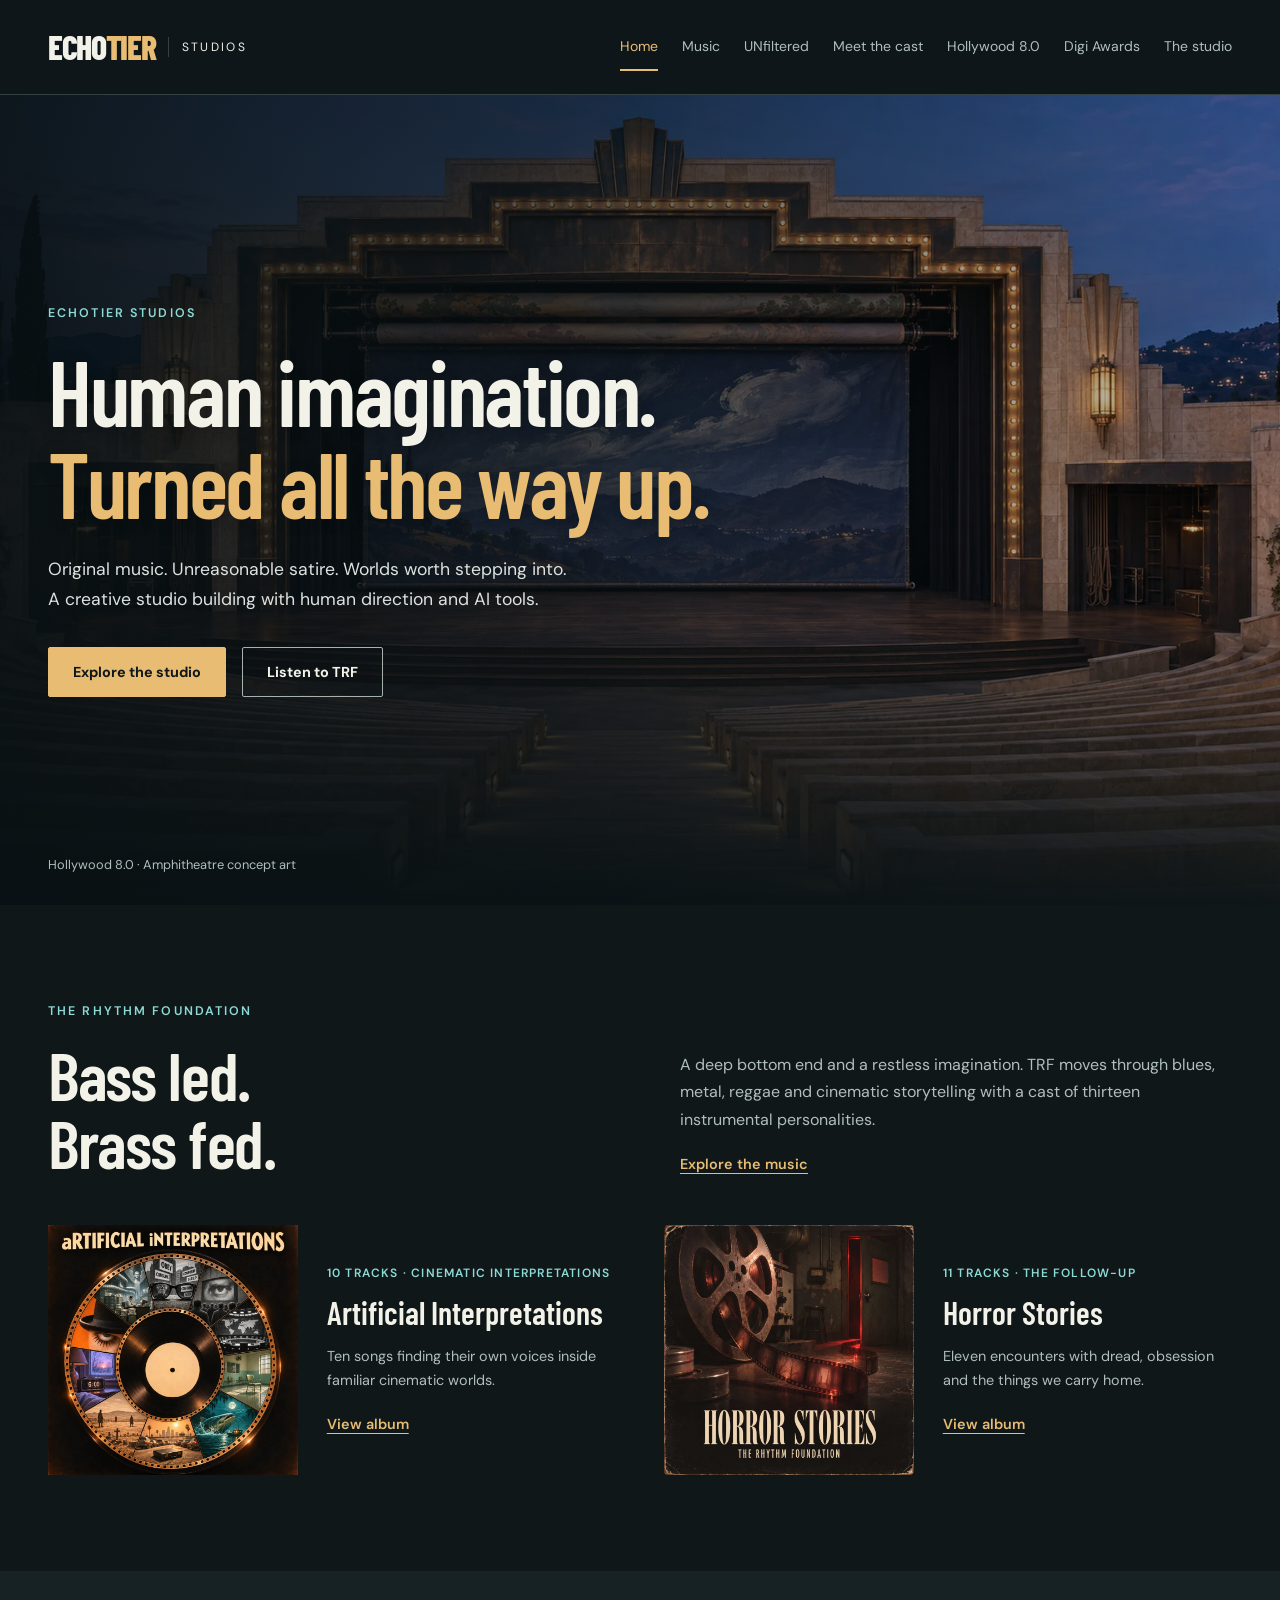
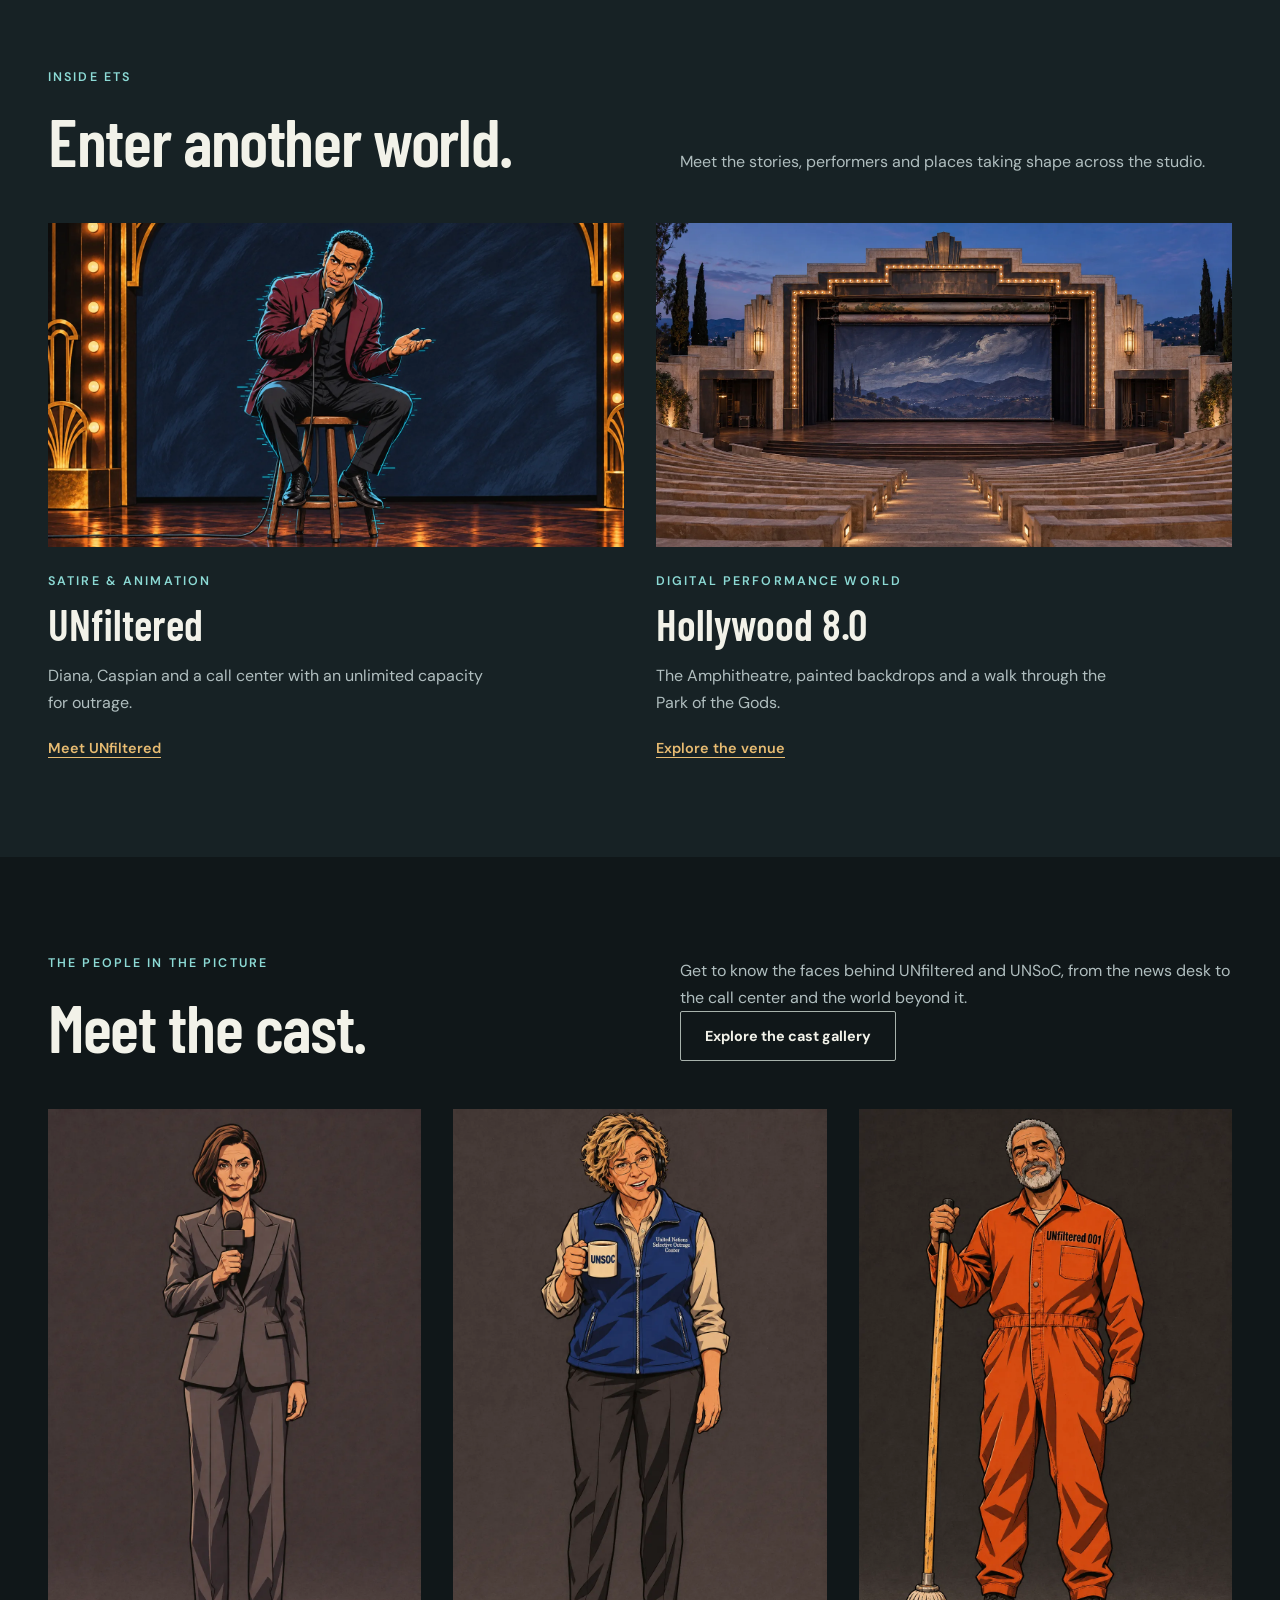
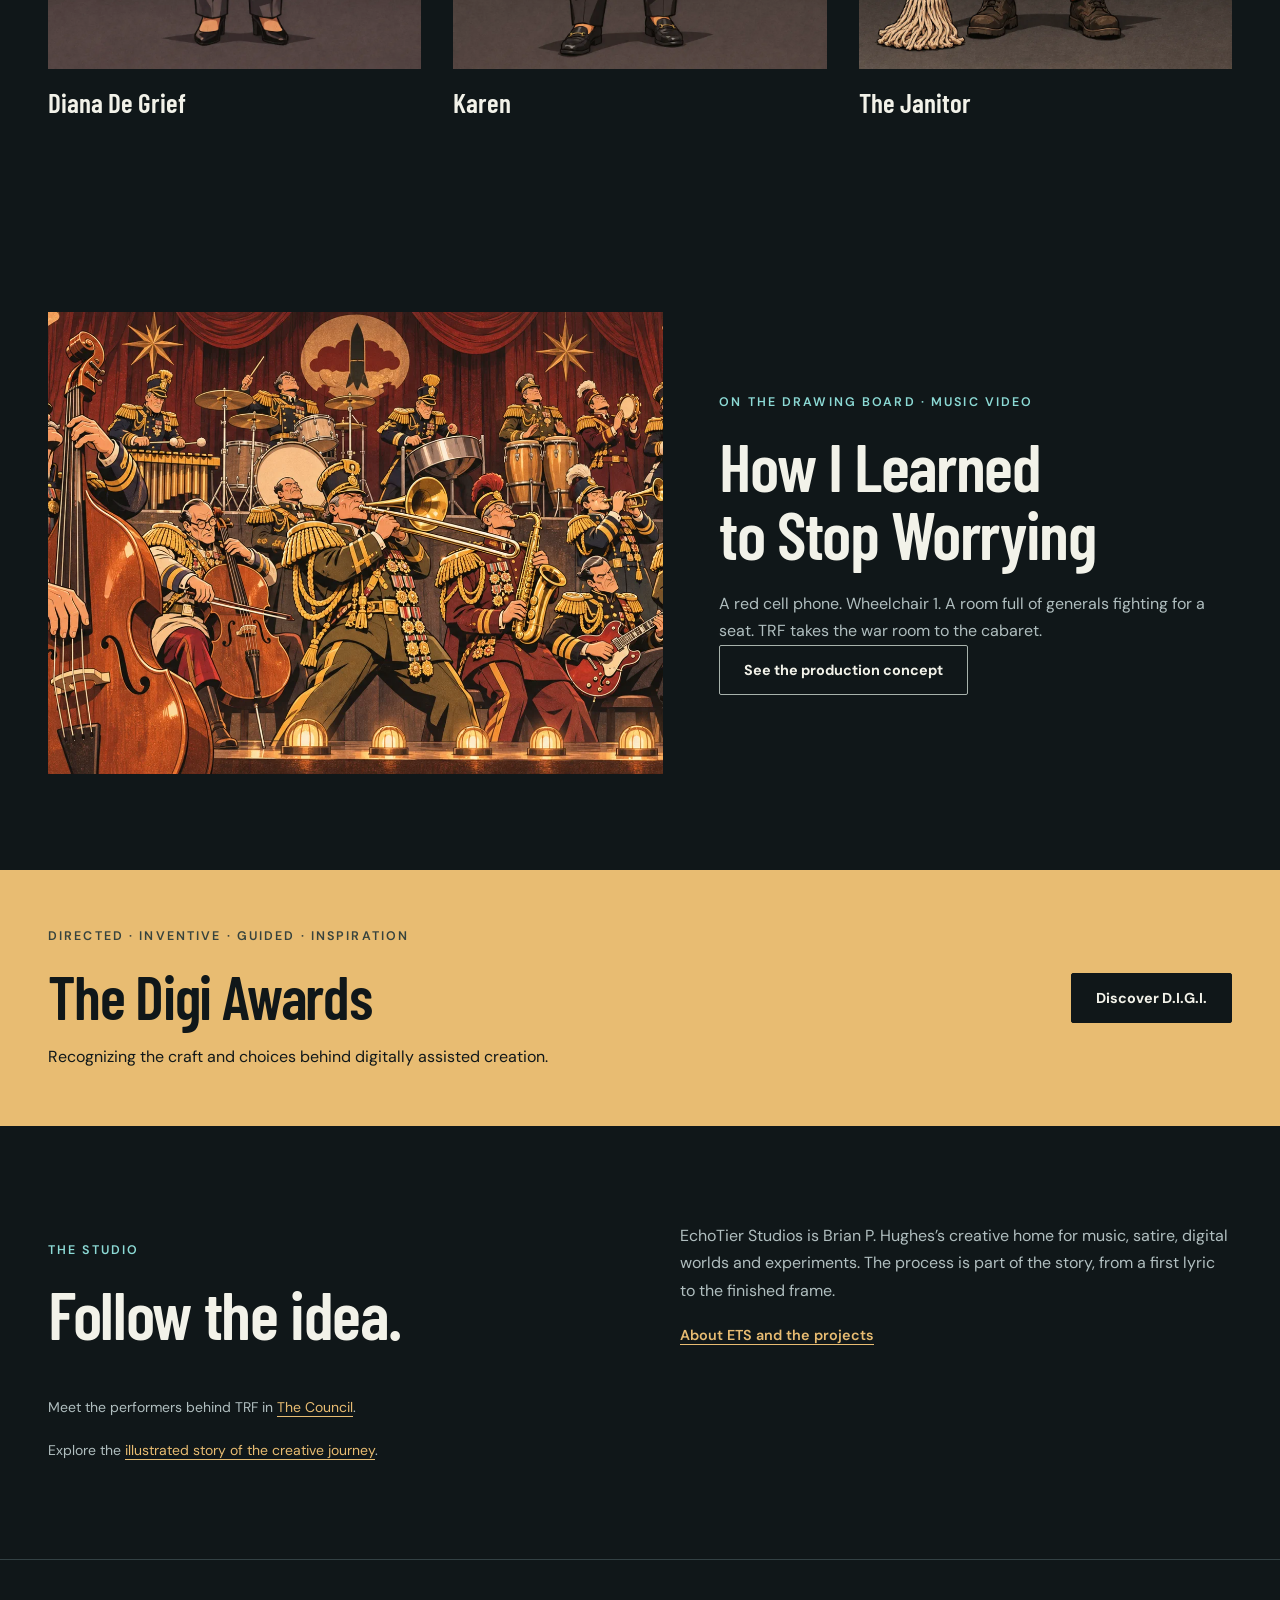
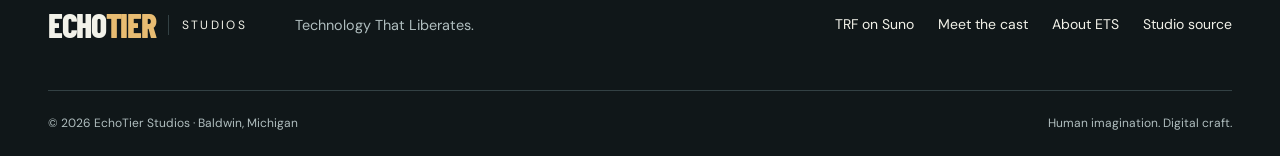
<file: index.html>
<!doctype html>
<html lang="en">
    <head>
        <meta charset="utf-8">
        <meta name="viewport" content="width=device-width, initial-scale=1">
        <meta name="theme-color" content="#101719">
        <title>Music, satire &amp; digital worlds | EchoTier Studios</title>
        <meta name="description" content="Explore The Rhythm Foundation, UNfiltered, Hollywood 8.0 and the Digi Awards. Human-led creation at EchoTier Studios.">
        <meta property="og:title" content="Music, satire &amp; digital worlds | EchoTier Studios">
        <meta property="og:description" content="Explore The Rhythm Foundation, UNfiltered, Hollywood 8.0 and the Digi Awards. Human-led creation at EchoTier Studios.">
        <meta property="og:type" content="website">
        <link rel="preconnect" href="https://fonts.googleapis.com">
        <link rel="preconnect" href="https://fonts.gstatic.com" crossorigin>
        <link href="https://fonts.googleapis.com/css2?family=Barlow+Condensed:wght@500;600;700;800&amp;family=DM+Sans:wght@400;500;600;700&amp;display=swap" rel="stylesheet">
        <link rel="stylesheet" href="style.css">
        <script src="site.js" defer></script>
    </head>
    <body>
        <a class="skip" href="#main">Skip to content</a>
        <header class="site-header">
            <div class="wrap header-inner">
                <a class="brand" href="index.html" aria-label="EchoTier Studios home">
                    <span class="brand-name">ECHO<span>TIER</span>
                    </span>
                    <span class="brand-small">STUDIOS</span>
                </a>
                <button class="menu-toggle" aria-expanded="false" aria-controls="site-nav" hidden>Menu</button>
                <nav id="site-nav" aria-label="Main navigation">
                    <a href="index.html" aria-current="page">Home</a>
                    <a href="music.html">Music</a>
                    <a href="unfiltered.html">UNfiltered</a>
                    <a href="cast.html">Meet the cast</a>
                    <a href="hollywood.html">Hollywood 8.0</a>
                    <a href="digi-awards.html">Digi Awards</a>
                    <a href="studio.html">The studio</a>
                </nav>
            </div>
        </header>
        <main id="main">
            <section id="home" class="hero">
                <img class="hero-image" src="assets/hollywood-amphitheatre.webp" alt="The Hollywood 8.0 Amphitheatre concept, its painted backdrop illuminated at blue hour" fetchpriority="high" decoding="async">
                <div class="hero-shade"></div>
                <div class="wrap hero-content">
                    <p class="eyebrow">EchoTier Studios</p>
                    <h1>Human imagination.<br>
                        <em>Turned all the way up.</em>
                    </h1>
                    <p>Original music. Unreasonable satire. Worlds worth stepping into.<br>A creative studio building with human direction and AI tools.</p>
                    <div class="actions">
                        <a class="button" href="#worlds">Explore the studio</a>
                        <a class="button button-outline" href="https://suno.com/@michiganbigb" target="_blank" rel="noopener noreferrer">Listen to TRF</a>
                    </div>
                </div>
                <div class="wrap hero-caption">Hollywood 8.0 · Amphitheatre concept art</div>
            </section>
            <section id="music" class="section wrap">
                <div class="section-heading">
                    <div>
                        <p class="eyebrow">The Rhythm Foundation</p>
                        <h2>Bass led.<br>Brass fed.</h2>
                    </div>
                    <div>
                        <p>A deep bottom end and a restless imagination. TRF moves through blues, metal, reggae and cinematic storytelling with a cast of thirteen instrumental personalities.</p>
                        <a class="text-link" href="music.html">Explore the music</a>
                    </div>
                </div>
                <div class="album-grid">
                    <article class="album">
                        <a class="album-art" href="music.html#artificial">
                            <img src="assets/artificial-interpretations.webp" alt="Artificial Interpretations album artwork" class="" loading="lazy" decoding="async">
                        </a>
                        <div class="album-copy">
                            <p class="eyebrow">10 tracks · Cinematic interpretations</p>
                            <h3>
                                <a href="music.html#artificial">Artificial Interpretations</a>
                            </h3>
                            <p>Ten songs finding their own voices inside familiar cinematic worlds.</p>
                            <a class="text-link" href="music.html#artificial">View album</a>
                        </div>
                    </article>
                    <article class="album">
                        <a class="album-art" href="music.html#horror">
                            <img src="assets/horror-stories.webp" alt="Horror Stories album artwork" class="" loading="lazy" decoding="async">
                        </a>
                        <div class="album-copy">
                            <p class="eyebrow">11 tracks · The follow-up</p>
                            <h3>
                                <a href="music.html#horror">Horror Stories</a>
                            </h3>
                            <p>Eleven encounters with dread, obsession and the things we carry home.</p>
                            <a class="text-link" href="music.html#horror">View album</a>
                        </div>
                    </article>
                </div>
            </section>
            <section id="worlds" class="section worlds">
                <div class="wrap">
                    <div class="section-heading">
                        <div>
                            <p class="eyebrow">Inside ETS</p>
                            <h2>Enter another world.</h2>
                        </div>
                        <p>Meet the stories, performers and places taking shape across the studio.</p>
                    </div>
                    <div class="world-grid">
                        <article class="world-card">
                            <a href="unfiltered.html">
                                <img src="assets/unfiltered-animation.webp" alt="Cel-animation concept of the UNfiltered stand-up performer on a theatre stage" class="" loading="lazy" decoding="async">
                                <div class="world-copy">
                                    <p class="eyebrow">Satire &amp; animation</p>
                                    <h3>UNfiltered</h3>
                                    <p>Diana, Caspian and a call center with an unlimited capacity for outrage.</p>
                                    <span class="text-link">Meet UNfiltered</span>
                                </div>
                            </a>
                        </article>
                        <article class="world-card">
                            <a href="hollywood.html">
                                <img src="assets/hollywood-amphitheatre.webp" alt="Hollywood 8.0 Amphitheatre with a hand-painted scenic backdrop" class="" loading="lazy" decoding="async">
                                <div class="world-copy">
                                    <p class="eyebrow">Digital performance world</p>
                                    <h3>Hollywood 8.0</h3>
                                    <p>The Amphitheatre, painted backdrops and a walk through the Park of the Gods.</p>
                                    <span class="text-link">Explore the venue</span>
                                </div>
                            </a>
                        </article>
                    </div>
                </div>
            </section>
            <section class="section wrap cast-home">
                <div class="section-heading">
                    <div>
                        <p class="eyebrow">The people in the picture</p>
                        <h2>Meet the cast.</h2>
                    </div>
                    <div>
                        <p>Get to know the faces behind UNfiltered and UNSoC, from the news desk to the call center and the world beyond it.</p>
                        <a class="button button-outline" href="cast.html">Explore the cast gallery</a>
                    </div>
                </div>
                <div class="cast-preview">
                    <a href="cast.html#diana">
                        <img src="assets/production/Characters/Diana_Standing.webp" alt="Diana De Grief in her 2D character study" width="1024" height="1536" loading="lazy">
                        <span>Diana De Grief</span>
                    </a>
                    <a href="cast.html#karen">
                        <img src="assets/production/Characters/Karen_Standing.webp" alt="Karen with her headset and coffee mug" width="1024" height="1536" loading="lazy">
                        <span>Karen</span>
                    </a>
                    <a href="cast.html#janitor">
                        <img src="assets/production/Characters/Janitor_Standing.webp" alt="The Janitor in orange overalls with his mop" width="1024" height="1536" loading="lazy">
                        <span>The Janitor</span>
                    </a>
                </div>
            </section>
            <section class="section wrap">
                <div class="feature">
                    <div>
                        <img src="assets/red-button-band.webp" alt="The Rhythm Foundation in exaggerated military uniforms for the Red Button Cabaret music video" class="" loading="lazy" decoding="async">
                    </div>
                    <div class="feature-copy">
                        <p class="eyebrow">On the drawing board · Music video</p>
                        <h2>How I Learned<br>to Stop Worrying</h2>
                        <p>A red cell phone. Wheelchair 1. A room full of generals fighting for a seat. TRF takes the war room to the cabaret.</p>
                        <a class="button button-outline" href="music.html#video">See the production concept</a>
                    </div>
                </div>
            </section>
            <section class="digi-band">
                <div class="wrap digi-band-inner">
                    <div>
                        <p class="eyebrow">Directed · Inventive · Guided · Inspiration</p>
                        <h2>The Digi Awards</h2>
                        <p>Recognizing the craft and choices behind digitally assisted creation.</p>
                    </div>
                    <a class="button button-dark" href="digi-awards.html">Discover D.I.G.I.</a>
                </div>
            </section>
            <section id="about" class="section wrap">
                <div class="section-heading">
                    <div>
                        <p class="eyebrow">The studio</p>
                        <h2>Follow the idea.</h2>
                    </div>
                    <div>
                        <p>EchoTier Studios is Brian P. Hughes’s creative home for music, satire, digital worlds and experiments. The process is part of the story, from a first lyric to the finished frame.</p>
                        <a class="text-link" href="studio.html">About ETS and the projects</a>
                    </div>
                </div>
                <p id="council" class="quiet">Meet the performers behind TRF in <a href="music.html#council">The Council</a>.</p>
                <p id="novel" class="quiet">Explore the <a href="studio.html#novel">illustrated story of the creative journey</a>.</p>
            </section>
        </main>
        <footer class="site-footer">
            <div class="wrap footer-top">
                <a class="brand" href="index.html">
                    <span class="brand-name">ECHO<span>TIER</span>
                    </span>
                    <span class="brand-small">STUDIOS</span>
                </a>
                <p>Technology That Liberates.</p>
                <div class="footer-links">
                    <a href="https://suno.com/@michiganbigb" target="_blank" rel="noopener noreferrer">TRF on Suno</a>
                    <a href="cast.html">Meet the cast</a>
                    <a href="studio.html#about">About ETS</a>
                    <a href="https://github.com/MichiganBigB/echotierstudios" target="_blank" rel="noopener noreferrer">Studio source</a>
                </div>
            </div>
            <div class="wrap footer-bottom">
                <span>© 2026 EchoTier Studios · Baldwin, Michigan</span>
                <span>Human imagination. Digital craft.</span>
            </div>
        </footer>
    </body>
</html>
</file>
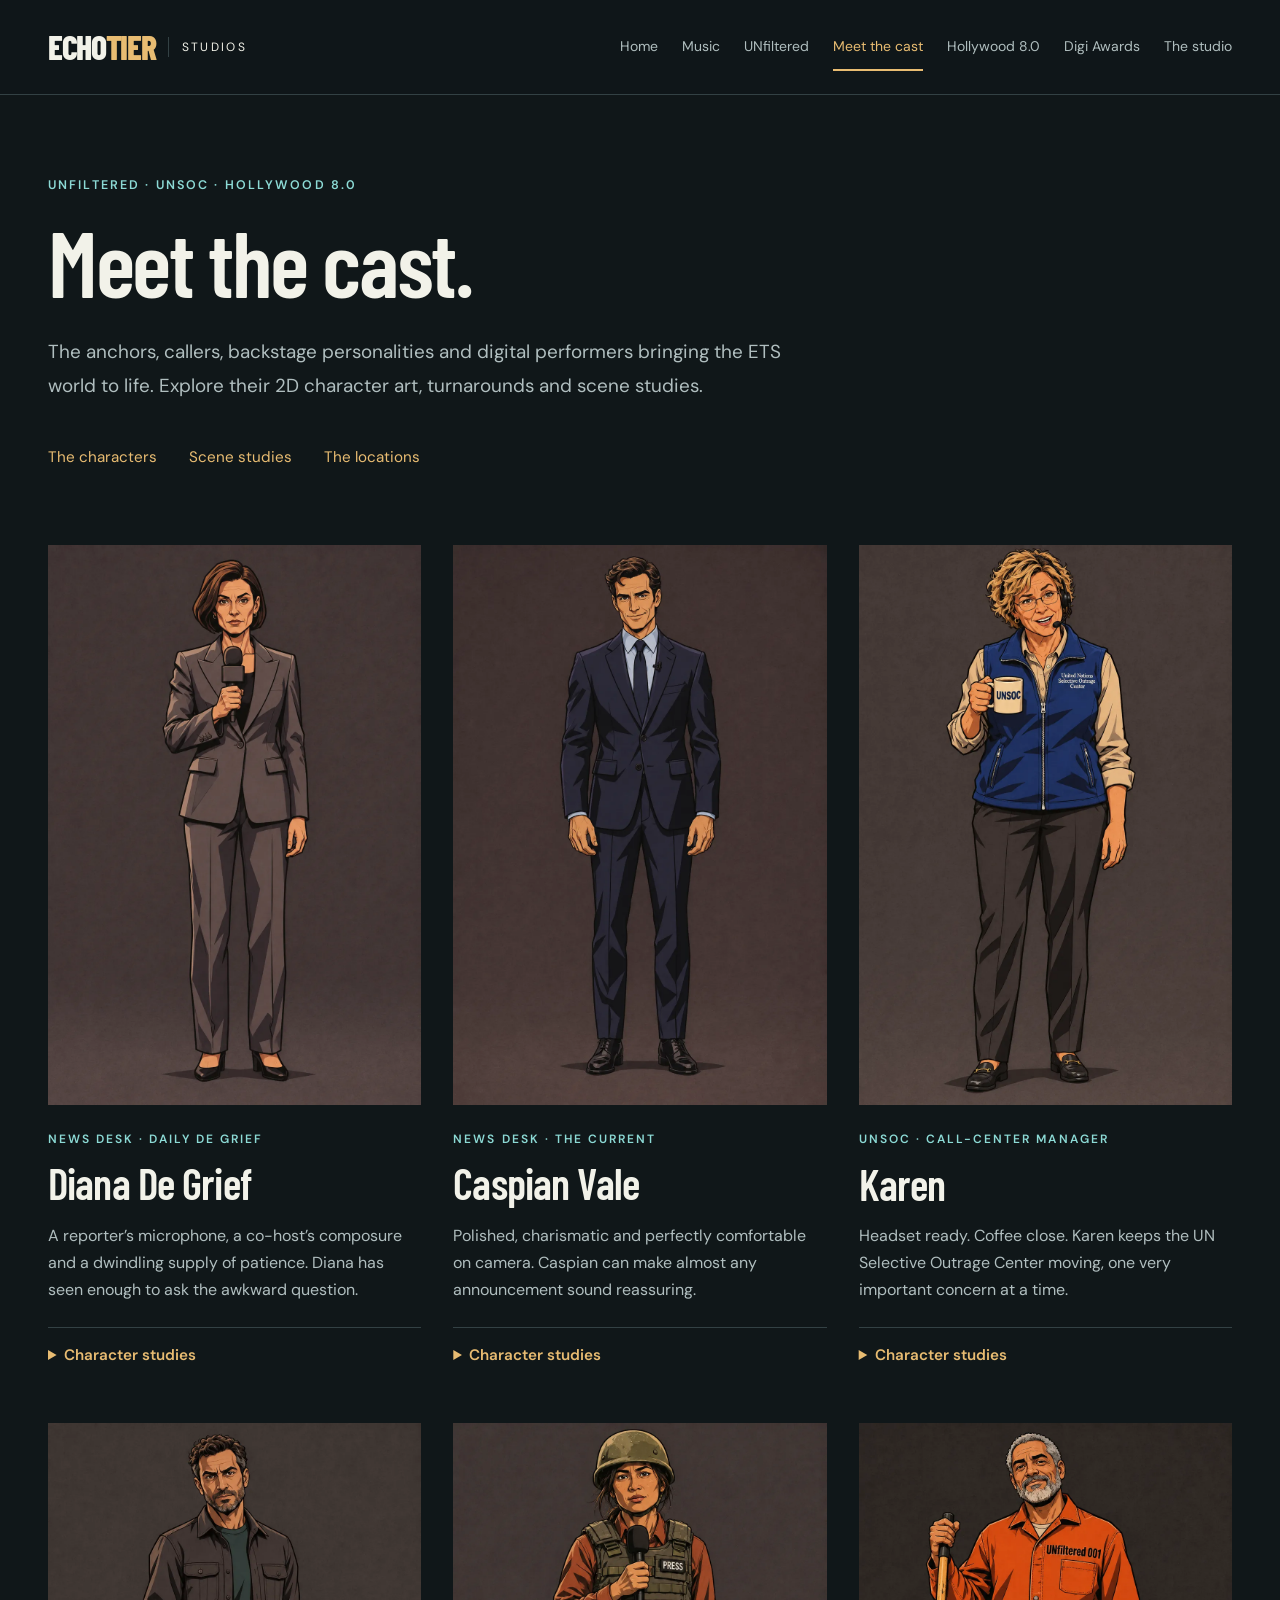
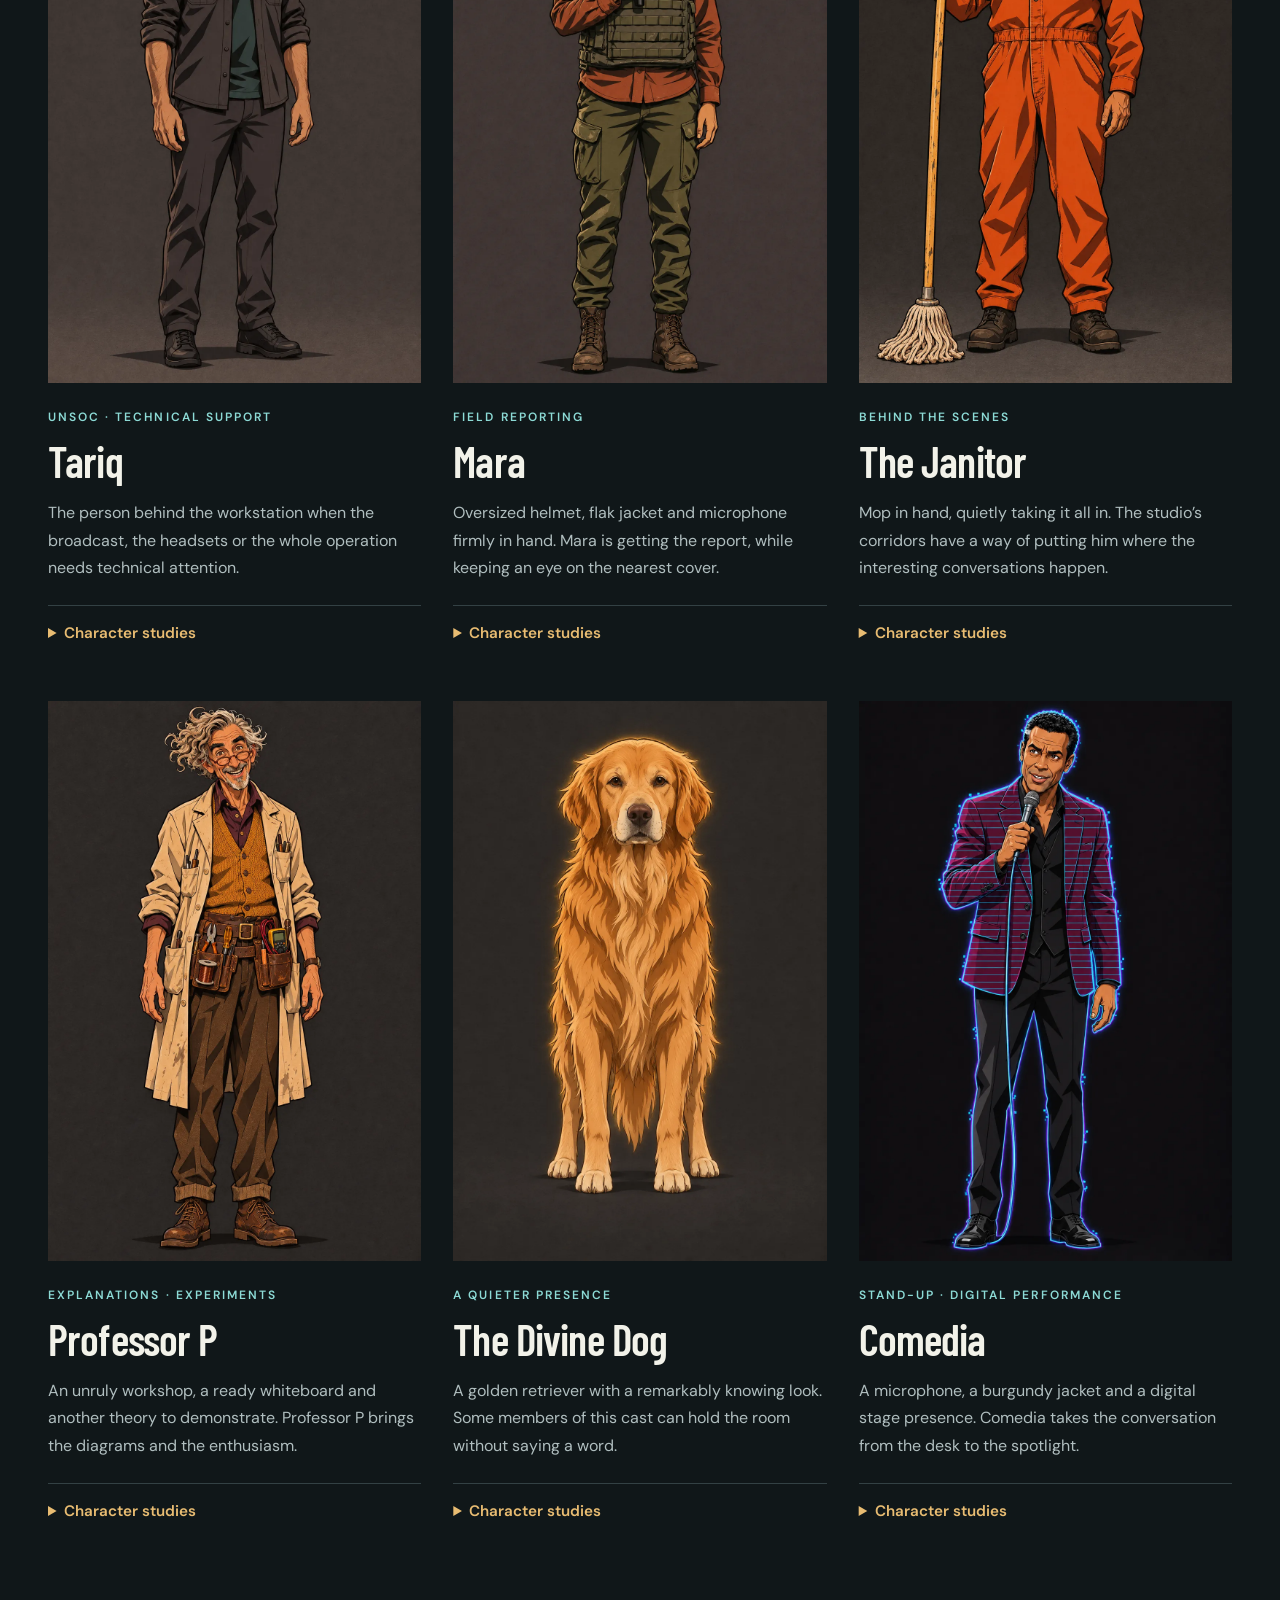
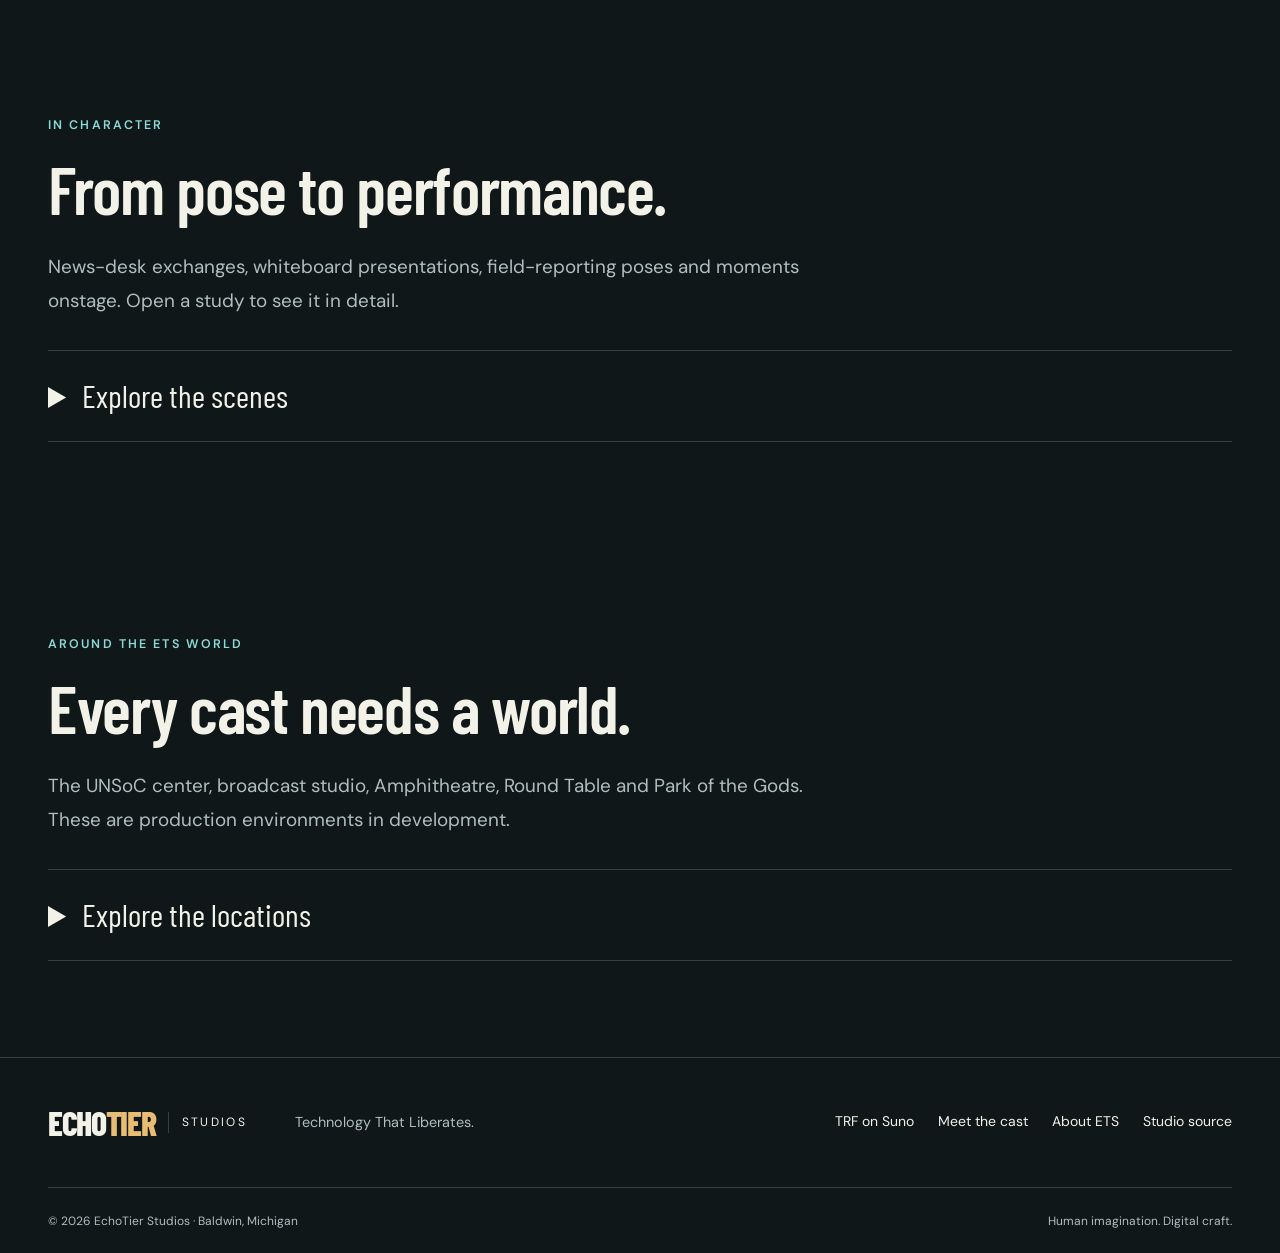
<file: cast.html>
<!doctype html>
<html lang="en">
    <head>
        <meta charset="utf-8">
        <meta name="viewport" content="width=device-width, initial-scale=1">
        <meta name="theme-color" content="#101719">
        <title>Meet the Cast | EchoTier Studios</title>
        <meta name="description" content="Meet the UNfiltered and UNSoC cast through 2D portraits, turnarounds, scenes and production locations.">
        <meta property="og:title" content="Meet the Cast | EchoTier Studios">
        <meta property="og:description" content="Meet the UNfiltered and UNSoC cast through 2D portraits, turnarounds, scenes and production locations.">
        <meta property="og:type" content="website">
        <link rel="preconnect" href="https://fonts.googleapis.com">
        <link rel="preconnect" href="https://fonts.gstatic.com" crossorigin>
        <link href="https://fonts.googleapis.com/css2?family=Barlow+Condensed:wght@500;600;700;800&amp;family=DM+Sans:wght@400;500;600;700&amp;display=swap" rel="stylesheet">
        <link rel="stylesheet" href="style.css">
        <script src="site.js" defer></script>
    </head>
    <body>
        <a class="skip" href="#main">Skip to content</a>
        <header class="site-header">
            <div class="wrap header-inner">
                <a class="brand" href="index.html" aria-label="EchoTier Studios home">
                    <span class="brand-name">ECHO<span>TIER</span>
                    </span>
                    <span class="brand-small">STUDIOS</span>
                </a>
                <button class="menu-toggle" aria-expanded="false" aria-controls="site-nav" hidden>Menu</button>
                <nav id="site-nav" aria-label="Main navigation">
                    <a href="index.html">Home</a>
                    <a href="music.html">Music</a>
                    <a href="unfiltered.html">UNfiltered</a>
                    <a href="cast.html" aria-current="page">Meet the cast</a>
                    <a href="hollywood.html">Hollywood 8.0</a>
                    <a href="digi-awards.html">Digi Awards</a>
                    <a href="studio.html">The studio</a>
                </nav>
            </div>
        </header>
        <main id="main">
            <section class="page-intro wrap">
                <p class="eyebrow">UNfiltered · UNSoC · Hollywood 8.0</p>
                <h1>Meet the cast.</h1>
                <p class="lead">The anchors, callers, backstage personalities and digital performers bringing the ETS world to life. Explore their 2D character art, turnarounds and scene studies.</p>
                <nav class="cast-jump-links" aria-label="Cast gallery sections">
                    <a href="#characters">The characters</a>
                    <a href="#scenes">Scene studies</a>
                    <a href="#locations">The locations</a>
                </nav>
            </section>
            <section id="characters" class="section wrap cast-grid" aria-label="Character profiles">
                <article class="cast-card" id="diana">
                    <a class="gallery-link cast-portrait" href="assets/production/Characters/Diana_Standing.webp" data-caption="Diana De Grief · Full-length 2D character study" aria-label="Enlarge Diana De Grief · Full-length 2D character study">
                        <img src="assets/production/Characters/Diana_Standing.webp" alt="Diana De Grief · Full-length 2D character study" width="1024" height="1536" loading="lazy" decoding="async">
                    </a>
                    <div class="cast-copy">
                        <p class="eyebrow">News desk · Daily DE Grief</p>
                        <h2>Diana De Grief</h2>
                        <p>A reporter’s microphone, a co-host’s composure and a dwindling supply of patience. Diana has seen enough to ask the awkward question.</p>
                        <details class="cast-studies">
                            <summary>Character studies</summary>
                            <div class="study-grid">
                                <figure>
                                    <a class="gallery-link study-image" href="assets/production/Characters/Diana_On_Air.webp" data-caption="Diana On Air" aria-label="Enlarge Diana On Air">
                                        <img src="assets/production/Characters/Diana_On_Air.webp" alt="Diana On Air" width="1600" height="900" loading="lazy" decoding="async">
                                    </a>
                                    <figcaption>Diana On Air</figcaption>
                                </figure>
                                <figure>
                                    <a class="gallery-link study-image" href="assets/production/Characters/Diana_Turnaround.webp" data-caption="Diana Turnaround" aria-label="Enlarge Diana Turnaround">
                                        <img src="assets/production/Characters/Diana_Turnaround.webp" alt="Diana Turnaround" width="1600" height="533" loading="lazy" decoding="async">
                                    </a>
                                    <figcaption>Diana Turnaround</figcaption>
                                </figure>
                                <figure>
                                    <a class="gallery-link study-image" href="assets/production/Characters/Diana_and_Caspian_Standing.webp" data-caption="Diana and Caspian Standing" aria-label="Enlarge Diana and Caspian Standing">
                                        <img src="assets/production/Characters/Diana_and_Caspian_Standing.webp" alt="Diana and Caspian Standing" width="1536" height="1024" loading="lazy" decoding="async">
                                    </a>
                                    <figcaption>Diana and Caspian Standing</figcaption>
                                </figure>
                            </div>
                        </details>
                    </div>
                </article>
                <article class="cast-card" id="caspian">
                    <a class="gallery-link cast-portrait" href="assets/production/Characters/Caspian_Standing.webp" data-caption="Caspian Vale · Full-length 2D character study" aria-label="Enlarge Caspian Vale · Full-length 2D character study">
                        <img src="assets/production/Characters/Caspian_Standing.webp" alt="Caspian Vale · Full-length 2D character study" width="1024" height="1536" loading="lazy" decoding="async">
                    </a>
                    <div class="cast-copy">
                        <p class="eyebrow">News desk · The Current</p>
                        <h2>Caspian Vale</h2>
                        <p>Polished, charismatic and perfectly comfortable on camera. Caspian can make almost any announcement sound reassuring.</p>
                        <details class="cast-studies">
                            <summary>Character studies</summary>
                            <div class="study-grid">
                                <figure>
                                    <a class="gallery-link study-image" href="assets/production/Characters/Caspian_On_Air.webp" data-caption="Caspian On Air" aria-label="Enlarge Caspian On Air">
                                        <img src="assets/production/Characters/Caspian_On_Air.webp" alt="Caspian On Air" width="1600" height="900" loading="lazy" decoding="async">
                                    </a>
                                    <figcaption>Caspian On Air</figcaption>
                                </figure>
                                <figure>
                                    <a class="gallery-link study-image" href="assets/production/Characters/Caspian_Turnaround.webp" data-caption="Caspian Turnaround" aria-label="Enlarge Caspian Turnaround">
                                        <img src="assets/production/Characters/Caspian_Turnaround.webp" alt="Caspian Turnaround" width="1600" height="535" loading="lazy" decoding="async">
                                    </a>
                                    <figcaption>Caspian Turnaround</figcaption>
                                </figure>
                            </div>
                        </details>
                    </div>
                </article>
                <article class="cast-card" id="karen">
                    <a class="gallery-link cast-portrait" href="assets/production/Characters/Karen_Standing.webp" data-caption="Karen · Full-length 2D character study" aria-label="Enlarge Karen · Full-length 2D character study">
                        <img src="assets/production/Characters/Karen_Standing.webp" alt="Karen · Full-length 2D character study" width="1024" height="1536" loading="lazy" decoding="async">
                    </a>
                    <div class="cast-copy">
                        <p class="eyebrow">UNSoC · Call-center manager</p>
                        <h2>Karen</h2>
                        <p>Headset ready. Coffee close. Karen keeps the UN Selective Outrage Center moving, one very important concern at a time.</p>
                        <details class="cast-studies">
                            <summary>Character studies</summary>
                            <div class="study-grid">
                                <figure>
                                    <a class="gallery-link study-image" href="assets/production/Characters/Karen_On_Call.webp" data-caption="Karen On Call" aria-label="Enlarge Karen On Call">
                                        <img src="assets/production/Characters/Karen_On_Call.webp" alt="Karen On Call" width="1600" height="900" loading="lazy" decoding="async">
                                    </a>
                                    <figcaption>Karen On Call</figcaption>
                                </figure>
                                <figure>
                                    <a class="gallery-link study-image" href="assets/production/Characters/Karen_Turnaround.webp" data-caption="Karen Turnaround" aria-label="Enlarge Karen Turnaround">
                                        <img src="assets/production/Characters/Karen_Turnaround.webp" alt="Karen Turnaround" width="1600" height="533" loading="lazy" decoding="async">
                                    </a>
                                    <figcaption>Karen Turnaround</figcaption>
                                </figure>
                            </div>
                        </details>
                    </div>
                </article>
                <article class="cast-card" id="tariq">
                    <a class="gallery-link cast-portrait" href="assets/production/Characters/Tariq_Standing.webp" data-caption="Tariq · Full-length 2D character study" aria-label="Enlarge Tariq · Full-length 2D character study">
                        <img src="assets/production/Characters/Tariq_Standing.webp" alt="Tariq · Full-length 2D character study" width="1024" height="1536" loading="lazy" decoding="async">
                    </a>
                    <div class="cast-copy">
                        <p class="eyebrow">UNSoC · Technical support</p>
                        <h2>Tariq</h2>
                        <p>The person behind the workstation when the broadcast, the headsets or the whole operation needs technical attention.</p>
                        <details class="cast-studies">
                            <summary>Character studies</summary>
                            <div class="study-grid">
                                <figure>
                                    <a class="gallery-link study-image" href="assets/production/Characters/Tariq_Headset_Comparison.webp" data-caption="Tariq Headset Comparison" aria-label="Enlarge Tariq Headset Comparison">
                                        <img src="assets/production/Characters/Tariq_Headset_Comparison.webp" alt="Tariq Headset Comparison" width="1600" height="800" loading="lazy" decoding="async">
                                    </a>
                                    <figcaption>Tariq Headset Comparison</figcaption>
                                </figure>
                                <figure>
                                    <a class="gallery-link study-image" href="assets/production/Characters/Tariq_Headset_Standing.webp" data-caption="Tariq Headset Standing" aria-label="Enlarge Tariq Headset Standing">
                                        <img src="assets/production/Characters/Tariq_Headset_Standing.webp" alt="Tariq Headset Standing" width="1024" height="1536" loading="lazy" decoding="async">
                                    </a>
                                    <figcaption>Tariq Headset Standing</figcaption>
                                </figure>
                                <figure>
                                    <a class="gallery-link study-image" href="assets/production/Characters/Tariq_Headset_Turnaround.webp" data-caption="Tariq Headset Turnaround" aria-label="Enlarge Tariq Headset Turnaround">
                                        <img src="assets/production/Characters/Tariq_Headset_Turnaround.webp" alt="Tariq Headset Turnaround" width="1600" height="533" loading="lazy" decoding="async">
                                    </a>
                                    <figcaption>Tariq Headset Turnaround</figcaption>
                                </figure>
                                <figure>
                                    <a class="gallery-link study-image" href="assets/production/Characters/Tariq_Turnaround.webp" data-caption="Tariq Turnaround" aria-label="Enlarge Tariq Turnaround">
                                        <img src="assets/production/Characters/Tariq_Turnaround.webp" alt="Tariq Turnaround" width="1600" height="533" loading="lazy" decoding="async">
                                    </a>
                                    <figcaption>Tariq Turnaround</figcaption>
                                </figure>
                            </div>
                        </details>
                    </div>
                </article>
                <article class="cast-card" id="mara">
                    <a class="gallery-link cast-portrait" href="assets/production/Characters/Mara_Standing.webp" data-caption="Mara · Full-length 2D character study" aria-label="Enlarge Mara · Full-length 2D character study">
                        <img src="assets/production/Characters/Mara_Standing.webp" alt="Mara · Full-length 2D character study" width="1024" height="1536" loading="lazy" decoding="async">
                    </a>
                    <div class="cast-copy">
                        <p class="eyebrow">Field reporting</p>
                        <h2>Mara</h2>
                        <p>Oversized helmet, flak jacket and microphone firmly in hand. Mara is getting the report, while keeping an eye on the nearest cover.</p>
                        <details class="cast-studies">
                            <summary>Character studies</summary>
                            <div class="study-grid">
                                <figure>
                                    <a class="gallery-link study-image" href="assets/production/Characters/Mara_Field_Portrait.webp" data-caption="Mara Field Portrait" aria-label="Enlarge Mara Field Portrait">
                                        <img src="assets/production/Characters/Mara_Field_Portrait.webp" alt="Mara Field Portrait" width="1600" height="900" loading="lazy" decoding="async">
                                    </a>
                                    <figcaption>Mara Field Portrait</figcaption>
                                </figure>
                                <figure>
                                    <a class="gallery-link study-image" href="assets/production/Characters/Mara_Turnaround.webp" data-caption="Mara Turnaround" aria-label="Enlarge Mara Turnaround">
                                        <img src="assets/production/Characters/Mara_Turnaround.webp" alt="Mara Turnaround" width="1600" height="533" loading="lazy" decoding="async">
                                    </a>
                                    <figcaption>Mara Turnaround</figcaption>
                                </figure>
                            </div>
                        </details>
                    </div>
                </article>
                <article class="cast-card" id="janitor">
                    <a class="gallery-link cast-portrait" href="assets/production/Characters/Janitor_Standing.webp" data-caption="The Janitor · Full-length 2D character study" aria-label="Enlarge The Janitor · Full-length 2D character study">
                        <img src="assets/production/Characters/Janitor_Standing.webp" alt="The Janitor · Full-length 2D character study" width="1024" height="1536" loading="lazy" decoding="async">
                    </a>
                    <div class="cast-copy">
                        <p class="eyebrow">Behind the scenes</p>
                        <h2>The Janitor</h2>
                        <p>Mop in hand, quietly taking it all in. The studio’s corridors have a way of putting him where the interesting conversations happen.</p>
                        <details class="cast-studies">
                            <summary>Character studies</summary>
                            <div class="study-grid">
                                <figure>
                                    <a class="gallery-link study-image" href="assets/production/Characters/Janitor_In_Corridor.webp" data-caption="Janitor In Corridor" aria-label="Enlarge Janitor In Corridor">
                                        <img src="assets/production/Characters/Janitor_In_Corridor.webp" alt="Janitor In Corridor" width="1600" height="900" loading="lazy" decoding="async">
                                    </a>
                                    <figcaption>Janitor In Corridor</figcaption>
                                </figure>
                                <figure>
                                    <a class="gallery-link study-image" href="assets/production/Characters/Janitor_Turnaround.webp" data-caption="Janitor Turnaround" aria-label="Enlarge Janitor Turnaround">
                                        <img src="assets/production/Characters/Janitor_Turnaround.webp" alt="Janitor Turnaround" width="1600" height="533" loading="lazy" decoding="async">
                                    </a>
                                    <figcaption>Janitor Turnaround</figcaption>
                                </figure>
                            </div>
                        </details>
                    </div>
                </article>
                <article class="cast-card" id="professor">
                    <a class="gallery-link cast-portrait" href="assets/production/Characters/Professor_P_Standing.webp" data-caption="Professor P · Full-length 2D character study" aria-label="Enlarge Professor P · Full-length 2D character study">
                        <img src="assets/production/Characters/Professor_P_Standing.webp" alt="Professor P · Full-length 2D character study" width="1024" height="1536" loading="lazy" decoding="async">
                    </a>
                    <div class="cast-copy">
                        <p class="eyebrow">Explanations · Experiments</p>
                        <h2>Professor P</h2>
                        <p>An unruly workshop, a ready whiteboard and another theory to demonstrate. Professor P brings the diagrams and the enthusiasm.</p>
                        <details class="cast-studies">
                            <summary>Character studies</summary>
                            <div class="study-grid">
                                <figure>
                                    <a class="gallery-link study-image" href="assets/production/Characters/Professor_P_Turnaround.webp" data-caption="Professor P Turnaround" aria-label="Enlarge Professor P Turnaround">
                                        <img src="assets/production/Characters/Professor_P_Turnaround.webp" alt="Professor P Turnaround" width="1600" height="533" loading="lazy" decoding="async">
                                    </a>
                                    <figcaption>Professor P Turnaround</figcaption>
                                </figure>
                            </div>
                        </details>
                    </div>
                </article>
                <article class="cast-card" id="divine-dog">
                    <a class="gallery-link cast-portrait" href="assets/production/Characters/Divine_Dog_Standing_Front.webp" data-caption="The Divine Dog · Full-length 2D character study" aria-label="Enlarge The Divine Dog · Full-length 2D character study">
                        <img src="assets/production/Characters/Divine_Dog_Standing_Front.webp" alt="The Divine Dog · Full-length 2D character study" width="1024" height="1536" loading="lazy" decoding="async">
                    </a>
                    <div class="cast-copy">
                        <p class="eyebrow">A quieter presence</p>
                        <h2>The Divine Dog</h2>
                        <p>A golden retriever with a remarkably knowing look. Some members of this cast can hold the room without saying a word.</p>
                        <details class="cast-studies">
                            <summary>Character studies</summary>
                            <div class="study-grid">
                                <figure>
                                    <a class="gallery-link study-image" href="assets/production/Characters/Divine_Dog_Portrait.webp" data-caption="The Divine Dog Portrait" aria-label="Enlarge The Divine Dog Portrait">
                                        <img src="assets/production/Characters/Divine_Dog_Portrait.webp" alt="The Divine Dog Portrait" width="1600" height="900" loading="lazy" decoding="async">
                                    </a>
                                    <figcaption>The Divine Dog Portrait</figcaption>
                                </figure>
                                <figure>
                                    <a class="gallery-link study-image" href="assets/production/Characters/Divine_Dog_Standing.webp" data-caption="The Divine Dog Standing" aria-label="Enlarge The Divine Dog Standing">
                                        <img src="assets/production/Characters/Divine_Dog_Standing.webp" alt="The Divine Dog Standing" width="1536" height="1024" loading="lazy" decoding="async">
                                    </a>
                                    <figcaption>The Divine Dog Standing</figcaption>
                                </figure>
                                <figure>
                                    <a class="gallery-link study-image" href="assets/production/Characters/Divine_Dog_Turnaround.webp" data-caption="The Divine Dog Turnaround" aria-label="Enlarge The Divine Dog Turnaround">
                                        <img src="assets/production/Characters/Divine_Dog_Turnaround.webp" alt="The Divine Dog Turnaround" width="1600" height="533" loading="lazy" decoding="async">
                                    </a>
                                    <figcaption>The Divine Dog Turnaround</figcaption>
                                </figure>
                            </div>
                        </details>
                    </div>
                </article>
                <article class="cast-card" id="comedia">
                    <a class="gallery-link cast-portrait" href="assets/production/Characters/Comedia_Standing.webp" data-caption="Comedia · Full-length 2D character study" aria-label="Enlarge Comedia · Full-length 2D character study">
                        <img src="assets/production/Characters/Comedia_Standing.webp" alt="Comedia · Full-length 2D character study" width="1024" height="1536" loading="lazy" decoding="async">
                    </a>
                    <div class="cast-copy">
                        <p class="eyebrow">Stand-up · Digital performance</p>
                        <h2>Comedia</h2>
                        <p>A microphone, a burgundy jacket and a digital stage presence. Comedia takes the conversation from the desk to the spotlight.</p>
                        <details class="cast-studies">
                            <summary>Character studies</summary>
                            <div class="study-grid">
                                <figure>
                                    <a class="gallery-link study-image" href="assets/production/Characters/Comedia_Turnaround.webp" data-caption="Comedia Turnaround" aria-label="Enlarge Comedia Turnaround">
                                        <img src="assets/production/Characters/Comedia_Turnaround.webp" alt="Comedia Turnaround" width="1600" height="533" loading="lazy" decoding="async">
                                    </a>
                                    <figcaption>Comedia Turnaround</figcaption>
                                </figure>
                            </div>
                        </details>
                    </div>
                </article>
            </section>
            <section class="section wrap" id="scenes">
                <p class="eyebrow">In character</p>
                <h2>From pose to performance.</h2>
                <p class="lead">News-desk exchanges, whiteboard presentations, field-reporting poses and moments onstage. Open a study to see it in detail.</p>
                <details class="production-details">
                    <summary>Explore the scenes</summary>
                    <div class="production-grid">
                        <figure>
                            <a class="gallery-link study-image" href="assets/production/Scenes/Comedia_Digital_Stage_Portrait.webp" data-caption="Comedia Digital Stage Portrait" aria-label="Enlarge Comedia Digital Stage Portrait">
                                <img src="assets/production/Scenes/Comedia_Digital_Stage_Portrait.webp" alt="Comedia Digital Stage Portrait" width="1600" height="900" loading="lazy" decoding="async">
                            </a>
                            <figcaption>Comedia Digital Stage Portrait</figcaption>
                        </figure>
                        <figure>
                            <a class="gallery-link study-image" href="assets/production/Scenes/Comedia_Stool_Laughing.webp" data-caption="Comedia Stool Laughing" aria-label="Enlarge Comedia Stool Laughing">
                                <img src="assets/production/Scenes/Comedia_Stool_Laughing.webp" alt="Comedia Stool Laughing" width="1600" height="900" loading="lazy" decoding="async">
                            </a>
                            <figcaption>Comedia Stool Laughing</figcaption>
                        </figure>
                        <figure>
                            <a class="gallery-link study-image" href="assets/production/Scenes/Comedia_Stool_Talking.webp" data-caption="Comedia Stool Talking" aria-label="Enlarge Comedia Stool Talking">
                                <img src="assets/production/Scenes/Comedia_Stool_Talking.webp" alt="Comedia Stool Talking" width="1600" height="900" loading="lazy" decoding="async">
                            </a>
                            <figcaption>Comedia Stool Talking</figcaption>
                        </figure>
                        <figure>
                            <a class="gallery-link study-image" href="assets/production/Scenes/Granite_Conversation_Tight.webp" data-caption="Granite Conversation Tight" aria-label="Enlarge Granite Conversation Tight">
                                <img src="assets/production/Scenes/Granite_Conversation_Tight.webp" alt="Granite Conversation Tight" width="1600" height="900" loading="lazy" decoding="async">
                            </a>
                            <figcaption>Granite Conversation Tight</figcaption>
                        </figure>
                        <figure>
                            <a class="gallery-link study-image" href="assets/production/Scenes/Granite_Conversation_Wide.webp" data-caption="Granite Conversation Wide" aria-label="Enlarge Granite Conversation Wide">
                                <img src="assets/production/Scenes/Granite_Conversation_Wide.webp" alt="Granite Conversation Wide" width="1600" height="900" loading="lazy" decoding="async">
                            </a>
                            <figcaption>Granite Conversation Wide</figcaption>
                        </figure>
                        <figure>
                            <a class="gallery-link study-image" href="assets/production/Scenes/Mara_Ducking.webp" data-caption="Mara Ducking" aria-label="Enlarge Mara Ducking">
                                <img src="assets/production/Scenes/Mara_Ducking.webp" alt="Mara Ducking" width="1600" height="900" loading="lazy" decoding="async">
                            </a>
                            <figcaption>Mara Ducking</figcaption>
                        </figure>
                        <figure>
                            <a class="gallery-link study-image" href="assets/production/Scenes/Mara_Taking_Cover.webp" data-caption="Mara Taking Cover" aria-label="Enlarge Mara Taking Cover">
                                <img src="assets/production/Scenes/Mara_Taking_Cover.webp" alt="Mara Taking Cover" width="1600" height="900" loading="lazy" decoding="async">
                            </a>
                            <figcaption>Mara Taking Cover</figcaption>
                        </figure>
                        <figure>
                            <a class="gallery-link study-image" href="assets/production/Scenes/News_Desk_Anchors_Facing_Camera.webp" data-caption="Diana and Caspian at the news desk" aria-label="Enlarge Diana and Caspian at the news desk">
                                <img src="assets/production/Scenes/News_Desk_Anchors_Facing_Camera.webp" alt="Diana and Caspian at the news desk" width="1600" height="900" loading="lazy" decoding="async">
                            </a>
                            <figcaption>Diana and Caspian at the news desk</figcaption>
                        </figure>
                        <figure>
                            <a class="gallery-link study-image" href="assets/production/Scenes/News_Desk_Anchors_Facing_Each_Other.webp" data-caption="Diana and Caspian facing each other" aria-label="Enlarge Diana and Caspian facing each other">
                                <img src="assets/production/Scenes/News_Desk_Anchors_Facing_Each_Other.webp" alt="Diana and Caspian facing each other" width="1600" height="900" loading="lazy" decoding="async">
                            </a>
                            <figcaption>Diana and Caspian facing each other</figcaption>
                        </figure>
                        <figure>
                            <a class="gallery-link study-image" href="assets/production/Scenes/Professor_P_Whiteboard_Prediction.webp" data-caption="Professor P Whiteboard Prediction" aria-label="Enlarge Professor P Whiteboard Prediction">
                                <img src="assets/production/Scenes/Professor_P_Whiteboard_Prediction.webp" alt="Professor P Whiteboard Prediction" width="1600" height="900" loading="lazy" decoding="async">
                            </a>
                            <figcaption>Professor P Whiteboard Prediction</figcaption>
                        </figure>
                        <figure>
                            <a class="gallery-link study-image" href="assets/production/Scenes/Professor_P_Whiteboard_Presentation.webp" data-caption="Professor P Whiteboard Presentation" aria-label="Enlarge Professor P Whiteboard Presentation">
                                <img src="assets/production/Scenes/Professor_P_Whiteboard_Presentation.webp" alt="Professor P Whiteboard Presentation" width="1600" height="900" loading="lazy" decoding="async">
                            </a>
                            <figcaption>Professor P Whiteboard Presentation</figcaption>
                        </figure>
                        <figure>
                            <a class="gallery-link study-image" href="assets/production/Scenes/Professor_P_Workshop.webp" data-caption="Professor P Workshop" aria-label="Enlarge Professor P Workshop">
                                <img src="assets/production/Scenes/Professor_P_Workshop.webp" alt="Professor P Workshop" width="1600" height="900" loading="lazy" decoding="async">
                            </a>
                            <figcaption>Professor P Workshop</figcaption>
                        </figure>
                        <figure>
                            <a class="gallery-link study-image" href="assets/production/Scenes/Tariq_Desk_Headset_Three_Views.webp" data-caption="Tariq Desk Headset Three Views" aria-label="Enlarge Tariq Desk Headset Three Views">
                                <img src="assets/production/Scenes/Tariq_Desk_Headset_Three_Views.webp" alt="Tariq Desk Headset Three Views" width="1600" height="533" loading="lazy" decoding="async">
                            </a>
                            <figcaption>Tariq Desk Headset Three Views</figcaption>
                        </figure>
                        <figure>
                            <a class="gallery-link study-image" href="assets/production/Scenes/Tariq_Desk_Three_Views.webp" data-caption="Tariq Desk Three Views" aria-label="Enlarge Tariq Desk Three Views">
                                <img src="assets/production/Scenes/Tariq_Desk_Three_Views.webp" alt="Tariq Desk Three Views" width="1600" height="533" loading="lazy" decoding="async">
                            </a>
                            <figcaption>Tariq Desk Three Views</figcaption>
                        </figure>
                    </div>
                </details>
            </section>
            <section class="section wrap" id="locations">
                <p class="eyebrow">Around the ETS world</p>
                <h2>Every cast needs a world.</h2>
                <p class="lead">The UNSoC center, broadcast studio, Amphitheatre, Round Table and Park of the Gods. These are production environments in development.</p>
                <details class="production-details">
                    <summary>Explore the locations</summary>
                    <div class="production-grid">
                        <figure>
                            <a class="gallery-link study-image" href="assets/production/Locations/Amphitheatre_Scenic_Drop.webp" data-caption="Amphitheatre Scenic Drop" aria-label="Enlarge Amphitheatre Scenic Drop">
                                <img src="assets/production/Locations/Amphitheatre_Scenic_Drop.webp" alt="Amphitheatre Scenic Drop" width="1600" height="900" loading="lazy" decoding="async">
                            </a>
                            <figcaption>Amphitheatre Scenic Drop</figcaption>
                        </figure>
                        <figure>
                            <a class="gallery-link study-image" href="assets/production/Locations/Amphitheatre_Wide.webp" data-caption="Amphitheatre Wide" aria-label="Enlarge Amphitheatre Wide">
                                <img src="assets/production/Locations/Amphitheatre_Wide.webp" alt="Amphitheatre Wide" width="1600" height="900" loading="lazy" decoding="async">
                            </a>
                            <figcaption>Amphitheatre Wide</figcaption>
                        </figure>
                        <figure>
                            <a class="gallery-link study-image" href="assets/production/Locations/Park_01_Entrance.webp" data-caption="Park 01 Entrance" aria-label="Enlarge Park 01 Entrance">
                                <img src="assets/production/Locations/Park_01_Entrance.webp" alt="Park 01 Entrance" width="1600" height="900" loading="lazy" decoding="async">
                            </a>
                            <figcaption>Park 01 Entrance</figcaption>
                        </figure>
                        <figure>
                            <a class="gallery-link study-image" href="assets/production/Locations/Park_02_Popular_Goddess.webp" data-caption="Park 02 Popular Goddess" aria-label="Enlarge Park 02 Popular Goddess">
                                <img src="assets/production/Locations/Park_02_Popular_Goddess.webp" alt="Park 02 Popular Goddess" width="1600" height="900" loading="lazy" decoding="async">
                            </a>
                            <figcaption>Park 02 Popular Goddess</figcaption>
                        </figure>
                        <figure>
                            <a class="gallery-link study-image" href="assets/production/Locations/Park_03_Fountain.webp" data-caption="Park 03 Fountain" aria-label="Enlarge Park 03 Fountain">
                                <img src="assets/production/Locations/Park_03_Fountain.webp" alt="Park 03 Fountain" width="1600" height="900" loading="lazy" decoding="async">
                            </a>
                            <figcaption>Park 03 Fountain</figcaption>
                        </figure>
                        <figure>
                            <a class="gallery-link study-image" href="assets/production/Locations/Park_04_Water_God.webp" data-caption="Park 04 Water God" aria-label="Enlarge Park 04 Water God">
                                <img src="assets/production/Locations/Park_04_Water_God.webp" alt="Park 04 Water God" width="1600" height="900" loading="lazy" decoding="async">
                            </a>
                            <figcaption>Park 04 Water God</figcaption>
                        </figure>
                        <figure>
                            <a class="gallery-link study-image" href="assets/production/Locations/Park_05_Overlook.webp" data-caption="Park 05 Overlook" aria-label="Enlarge Park 05 Overlook">
                                <img src="assets/production/Locations/Park_05_Overlook.webp" alt="Park 05 Overlook" width="1600" height="900" loading="lazy" decoding="async">
                            </a>
                            <figcaption>Park 05 Overlook</figcaption>
                        </figure>
                        <figure>
                            <a class="gallery-link study-image" href="assets/production/Locations/Round_Table_Audience.webp" data-caption="Round Table Audience" aria-label="Enlarge Round Table Audience">
                                <img src="assets/production/Locations/Round_Table_Audience.webp" alt="Round Table Audience" width="1600" height="900" loading="lazy" decoding="async">
                            </a>
                            <figcaption>Round Table Audience</figcaption>
                        </figure>
                        <figure>
                            <a class="gallery-link study-image" href="assets/production/Locations/Round_Table_Panel.webp" data-caption="Round Table Panel" aria-label="Enlarge Round Table Panel">
                                <img src="assets/production/Locations/Round_Table_Panel.webp" alt="Round Table Panel" width="1600" height="900" loading="lazy" decoding="async">
                            </a>
                            <figcaption>Round Table Panel</figcaption>
                        </figure>
                        <figure>
                            <a class="gallery-link study-image" href="assets/production/Locations/UNSOC_Call_Center.webp" data-caption="UNSoC Call Center" aria-label="Enlarge UNSoC Call Center">
                                <img src="assets/production/Locations/UNSOC_Call_Center.webp" alt="UNSoC Call Center" width="1600" height="900" loading="lazy" decoding="async">
                            </a>
                            <figcaption>UNSoC Call Center</figcaption>
                        </figure>
                        <figure>
                            <a class="gallery-link study-image" href="assets/production/Locations/UNSOC_Entrance.webp" data-caption="UNSoC Entrance" aria-label="Enlarge UNSoC Entrance">
                                <img src="assets/production/Locations/UNSOC_Entrance.webp" alt="UNSoC Entrance" width="1600" height="900" loading="lazy" decoding="async">
                            </a>
                            <figcaption>UNSoC Entrance</figcaption>
                        </figure>
                        <figure>
                            <a class="gallery-link study-image" href="assets/production/Locations/UNfiltered_Entrance.webp" data-caption="UNfiltered Entrance" aria-label="Enlarge UNfiltered Entrance">
                                <img src="assets/production/Locations/UNfiltered_Entrance.webp" alt="UNfiltered Entrance" width="1600" height="900" loading="lazy" decoding="async">
                            </a>
                            <figcaption>UNfiltered Entrance</figcaption>
                        </figure>
                        <figure>
                            <a class="gallery-link study-image" href="assets/production/Locations/UNfiltered_Studio.webp" data-caption="UNfiltered Studio" aria-label="Enlarge UNfiltered Studio">
                                <img src="assets/production/Locations/UNfiltered_Studio.webp" alt="UNfiltered Studio" width="1600" height="900" loading="lazy" decoding="async">
                            </a>
                            <figcaption>UNfiltered Studio</figcaption>
                        </figure>
                    </div>
                </details>
            </section>
            <dialog id="artwork-viewer" class="artwork-viewer" aria-labelledby="artwork-caption">
                <div class="viewer-controls">
                    <button type="button" class="button button-outline" id="artwork-previous">Previous</button>
                    <button type="button" class="button button-outline" id="artwork-next">Next</button>
                    <button type="button" class="button" id="artwork-close">Close</button>
                </div>
                <figure>
                    <img id="artwork-image" alt="">
                    <figcaption id="artwork-caption" aria-live="polite"></figcaption>
                </figure>
            </dialog>
        </main>
        <footer class="site-footer">
            <div class="wrap footer-top">
                <a class="brand" href="index.html">
                    <span class="brand-name">ECHO<span>TIER</span>
                    </span>
                    <span class="brand-small">STUDIOS</span>
                </a>
                <p>Technology That Liberates.</p>
                <div class="footer-links">
                    <a href="https://suno.com/@michiganbigb" target="_blank" rel="noopener noreferrer">TRF on Suno</a>
                    <a href="cast.html">Meet the cast</a>
                    <a href="studio.html#about">About ETS</a>
                    <a href="https://github.com/MichiganBigB/echotierstudios" target="_blank" rel="noopener noreferrer">Studio source</a>
                </div>
            </div>
            <div class="wrap footer-bottom">
                <span>© 2026 EchoTier Studios · Baldwin, Michigan</span>
                <span>Human imagination. Digital craft.</span>
            </div>
        </footer>
    </body>
</html>
</file>
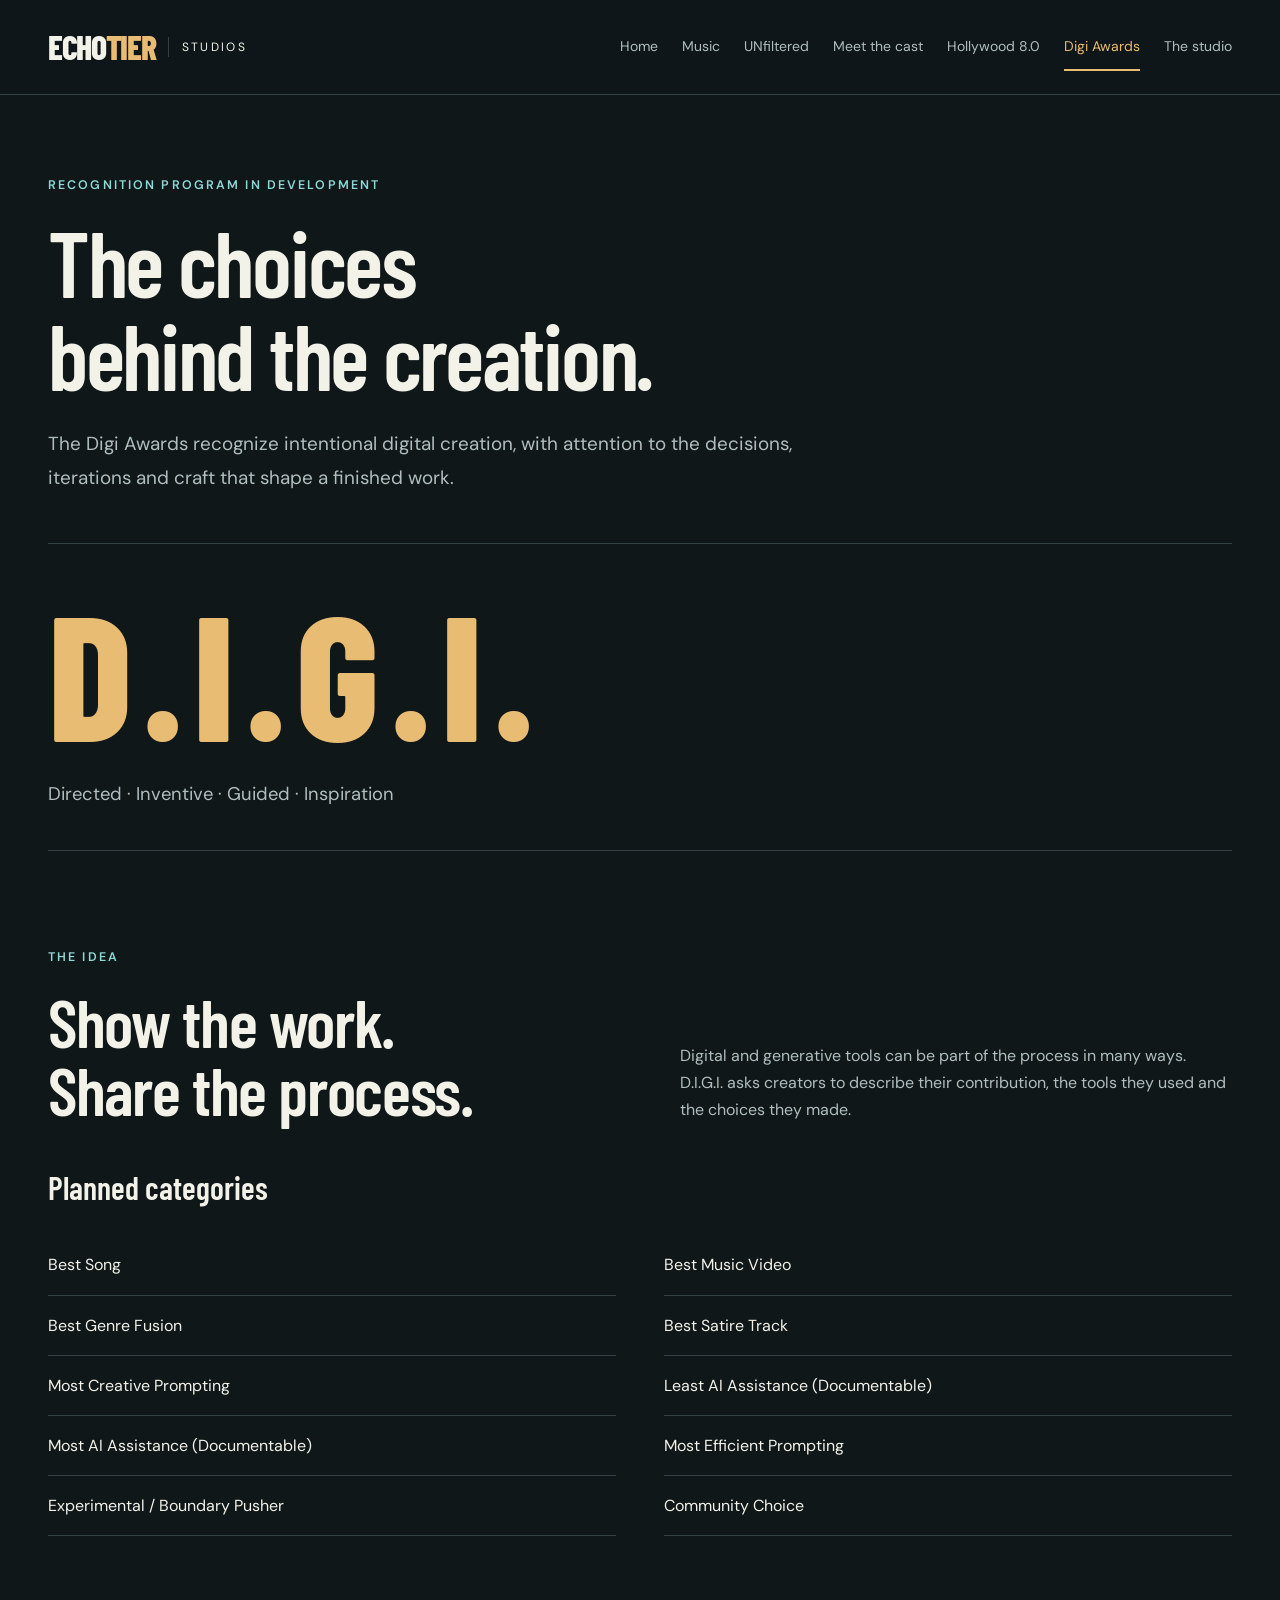
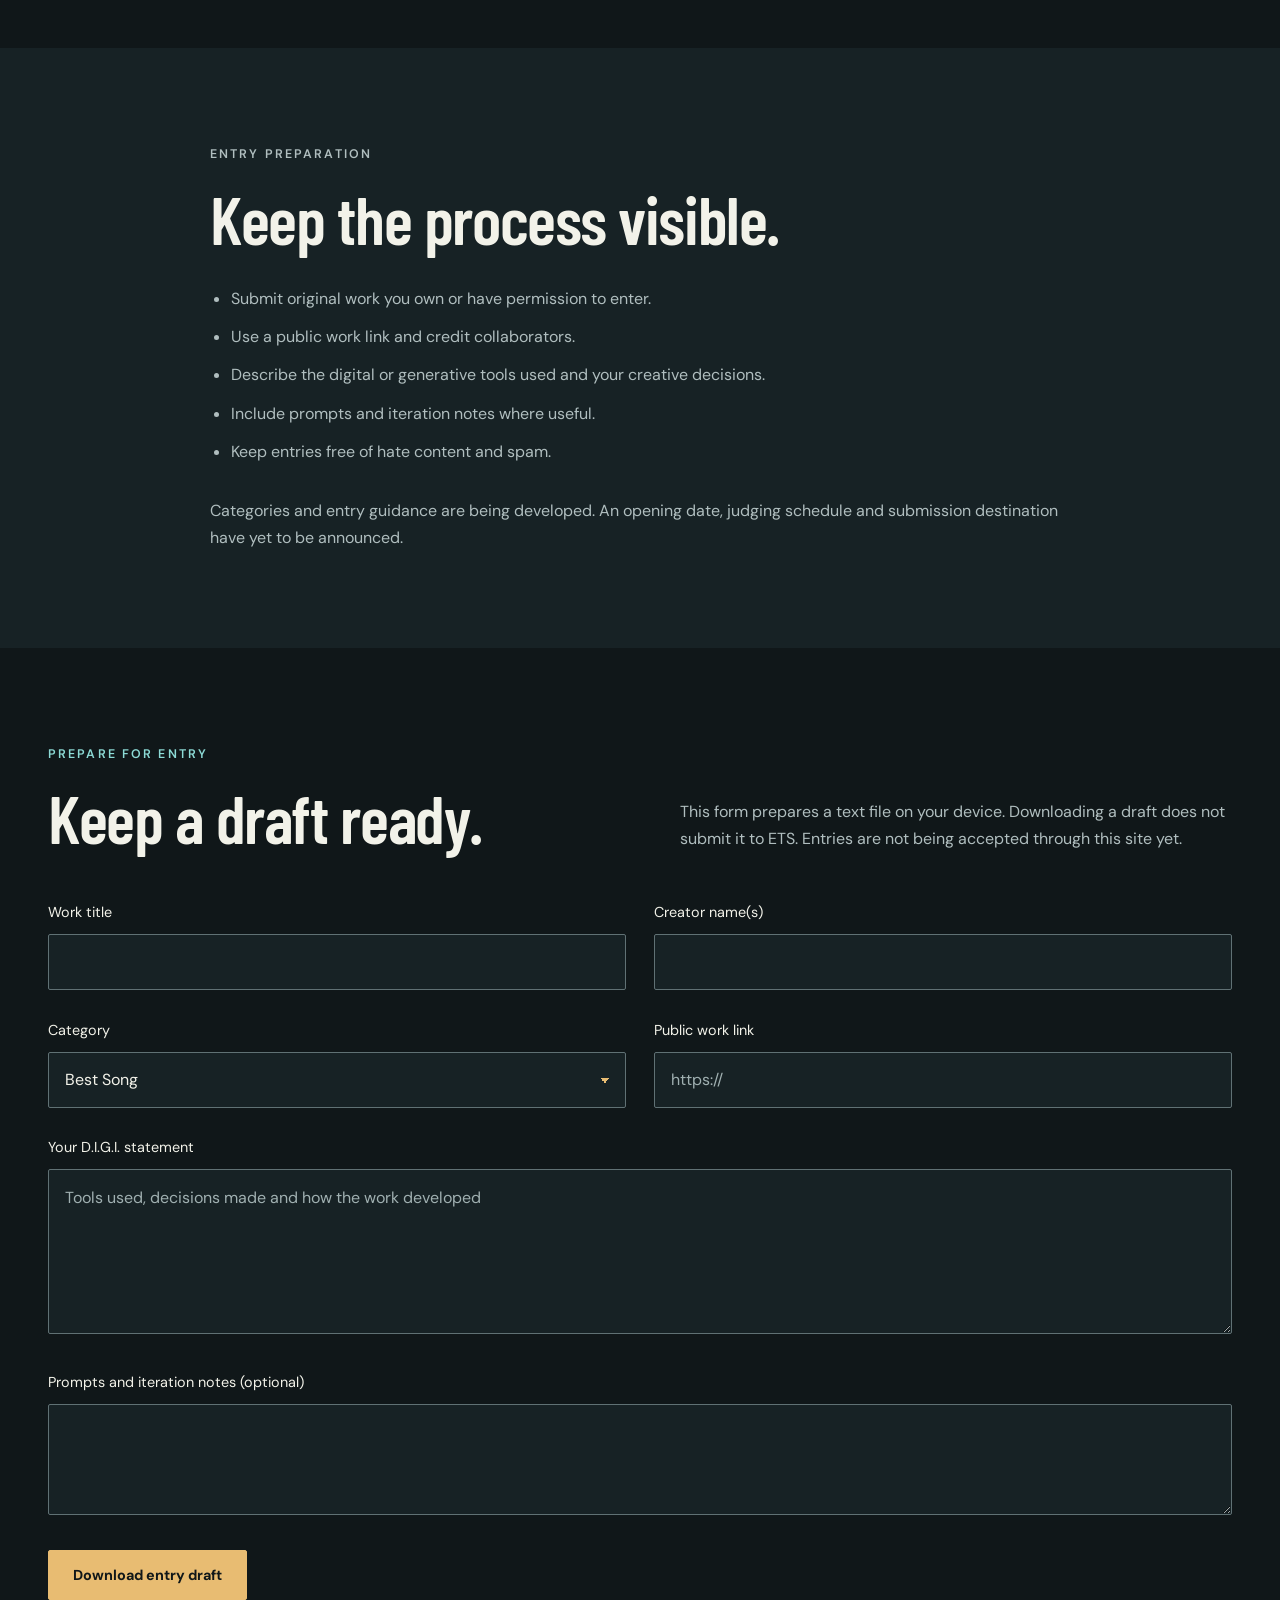
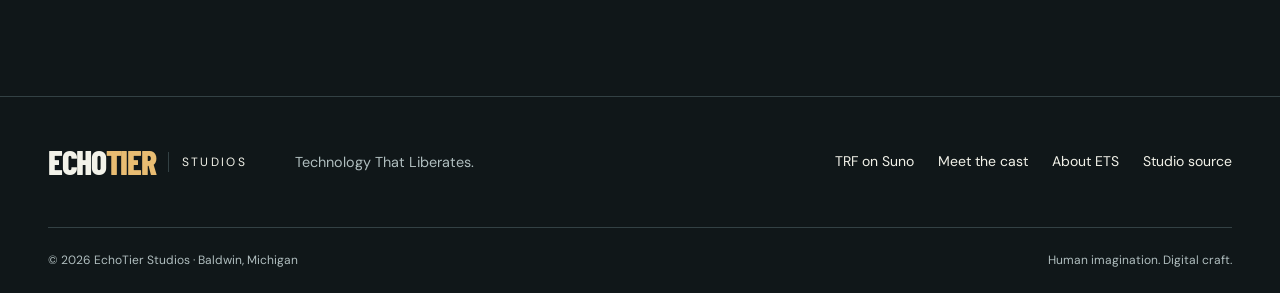
<file: digi-awards.html>
<!doctype html>
<html lang="en">
    <head>
        <meta charset="utf-8">
        <meta name="viewport" content="width=device-width, initial-scale=1">
        <meta name="theme-color" content="#101719">
        <title>The Digi Awards | EchoTier Studios</title>
        <meta name="description" content="Directed, Inventive, Guided Inspiration. Explore the Digi Awards concept and prepare an entry draft.">
        <meta property="og:title" content="The Digi Awards | EchoTier Studios">
        <meta property="og:description" content="Directed, Inventive, Guided Inspiration. Explore the Digi Awards concept and prepare an entry draft.">
        <meta property="og:type" content="website">
        <link rel="preconnect" href="https://fonts.googleapis.com">
        <link rel="preconnect" href="https://fonts.gstatic.com" crossorigin>
        <link href="https://fonts.googleapis.com/css2?family=Barlow+Condensed:wght@500;600;700;800&amp;family=DM+Sans:wght@400;500;600;700&amp;display=swap" rel="stylesheet">
        <link rel="stylesheet" href="style.css">
        <script src="site.js" defer></script>
    </head>
    <body>
        <a class="skip" href="#main">Skip to content</a>
        <header class="site-header">
            <div class="wrap header-inner">
                <a class="brand" href="index.html" aria-label="EchoTier Studios home">
                    <span class="brand-name">ECHO<span>TIER</span>
                    </span>
                    <span class="brand-small">STUDIOS</span>
                </a>
                <button class="menu-toggle" aria-expanded="false" aria-controls="site-nav" hidden>Menu</button>
                <nav id="site-nav" aria-label="Main navigation">
                    <a href="index.html">Home</a>
                    <a href="music.html">Music</a>
                    <a href="unfiltered.html">UNfiltered</a>
                    <a href="cast.html">Meet the cast</a>
                    <a href="hollywood.html">Hollywood 8.0</a>
                    <a href="digi-awards.html" aria-current="page">Digi Awards</a>
                    <a href="studio.html">The studio</a>
                </nav>
            </div>
        </header>
        <main id="main">
            <section class="page-intro wrap">
                <p class="eyebrow">Recognition program in development</p>
                <h1>The choices<br>behind the creation.</h1>
                <p class="lead">The Digi Awards recognize intentional digital creation, with attention to the decisions, iterations and craft that shape a finished work.</p>
            </section>
            <section class="wrap digi-definition">
                <p class="digi-word">D.I.G.I.</p>
                <p>Directed · Inventive · Guided · Inspiration</p>
            </section>
            <section class="section wrap">
                <div class="section-heading">
                    <div>
                        <p class="eyebrow">The idea</p>
                        <h2>Show the work.<br>Share the process.</h2>
                    </div>
                    <p>Digital and generative tools can be part of the process in many ways. D.I.G.I. asks creators to describe their contribution, the tools they used and the choices they made.</p>
                </div>
                <h3>Planned categories</h3>
                <ul class="category-list">
                    <li>Best Song</li>
                    <li>Best Music Video</li>
                    <li>Best Genre Fusion</li>
                    <li>Best Satire Track</li>
                    <li>Most Creative Prompting</li>
                    <li>Least AI Assistance (Documentable)</li>
                    <li>Most AI Assistance (Documentable)</li>
                    <li>Most Efficient Prompting</li>
                    <li>Experimental / Boundary Pusher</li>
                    <li>Community Choice</li>
                </ul>
            </section>
            <section id="rules" class="section worlds">
                <div class="wrap prose">
                    <p class="eyebrow">Entry preparation</p>
                    <h2>Keep the process visible.</h2>
                    <ul class="plain-list">
                        <li>Submit original work you own or have permission to enter.</li>
                        <li>Use a public work link and credit collaborators.</li>
                        <li>Describe the digital or generative tools used and your creative decisions.</li>
                        <li>Include prompts and iteration notes where useful.</li>
                        <li>Keep entries free of hate content and spam.</li>
                    </ul>
                    <p>Categories and entry guidance are being developed. An opening date, judging schedule and submission destination have yet to be announced.</p>
                </div>
            </section>
            <section id="submit" class="section wrap">
                <div class="section-heading">
                    <div>
                        <p class="eyebrow">Prepare for entry</p>
                        <h2>Keep a draft ready.</h2>
                    </div>
                    <p>This form prepares a text file on your device. Downloading a draft does not submit it to ETS. Entries are not being accepted through this site yet.</p>
                </div>
                <form id="entry-form" class="entry-form">
                    <div class="field">
                        <label for="entry-title">Work title</label>
                        <input id="entry-title" name="title" required maxlength="200" autocomplete="off">
                    </div>
                    <div class="field">
                        <label for="entry-creator">Creator name(s)</label>
                        <input id="entry-creator" name="creator" required maxlength="200" autocomplete="name">
                    </div>
                    <div class="field">
                        <label for="entry-category">Category</label>
                        <select id="entry-category" name="category">
                            <option>Best Song</option>
                            <option>Best Music Video</option>
                            <option>Best Genre Fusion</option>
                            <option>Best Satire Track</option>
                            <option>Most Creative Prompting</option>
                            <option>Least AI Assistance (Documentable)</option>
                            <option>Most AI Assistance (Documentable)</option>
                            <option>Most Efficient Prompting</option>
                            <option>Experimental / Boundary Pusher</option>
                            <option>Community Choice</option>
                        </select>
                    </div>
                    <div class="field">
                        <label for="entry-link">Public work link</label>
                        <input id="entry-link" name="link" type="url" required placeholder="https://" maxlength="2048">
                    </div>
                    <div class="field full">
                        <label for="entry-process">Your D.I.G.I. statement</label>
                        <textarea id="entry-process" name="process" required rows="5" maxlength="10000" placeholder="Tools used, decisions made and how the work developed"></textarea>
                    </div>
                    <div class="field full">
                        <label for="entry-prompts">Prompts and iteration notes (optional)</label>
                        <textarea id="entry-prompts" name="prompts" rows="3" maxlength="20000"></textarea>
                    </div>
                    <div class="full actions">
                        <button class="button" type="submit">Download entry draft</button>
                        <p id="entry-status" role="status" class="quiet"></p>
                    </div>
                    <noscript>
                        <p class="full">JavaScript is needed to download a draft. You can copy your answers into a text file instead.</p>
                    </noscript>
                </form>
            </section>
        </main>
        <footer class="site-footer">
            <div class="wrap footer-top">
                <a class="brand" href="index.html">
                    <span class="brand-name">ECHO<span>TIER</span>
                    </span>
                    <span class="brand-small">STUDIOS</span>
                </a>
                <p>Technology That Liberates.</p>
                <div class="footer-links">
                    <a href="https://suno.com/@michiganbigb" target="_blank" rel="noopener noreferrer">TRF on Suno</a>
                    <a href="cast.html">Meet the cast</a>
                    <a href="studio.html#about">About ETS</a>
                    <a href="https://github.com/MichiganBigB/echotierstudios" target="_blank" rel="noopener noreferrer">Studio source</a>
                </div>
            </div>
            <div class="wrap footer-bottom">
                <span>© 2026 EchoTier Studios · Baldwin, Michigan</span>
                <span>Human imagination. Digital craft.</span>
            </div>
        </footer>
    </body>
</html>
</file>
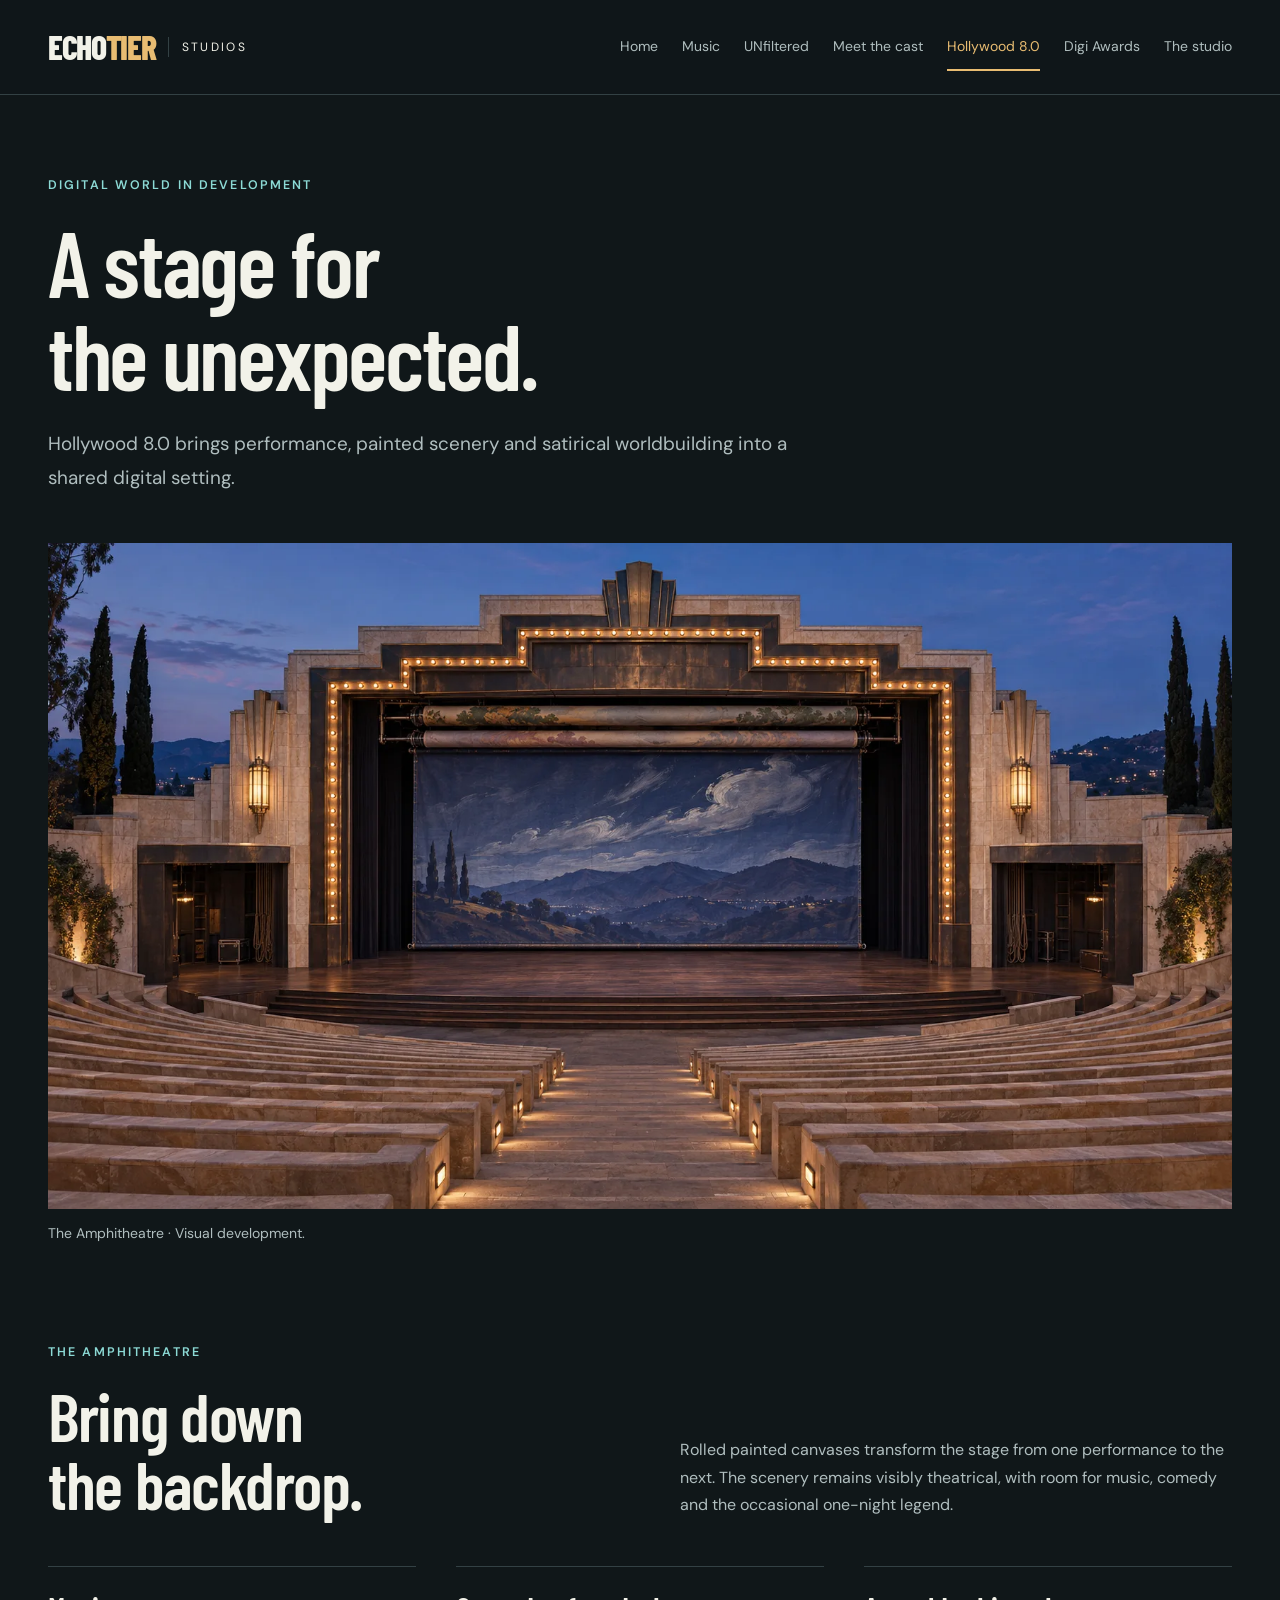
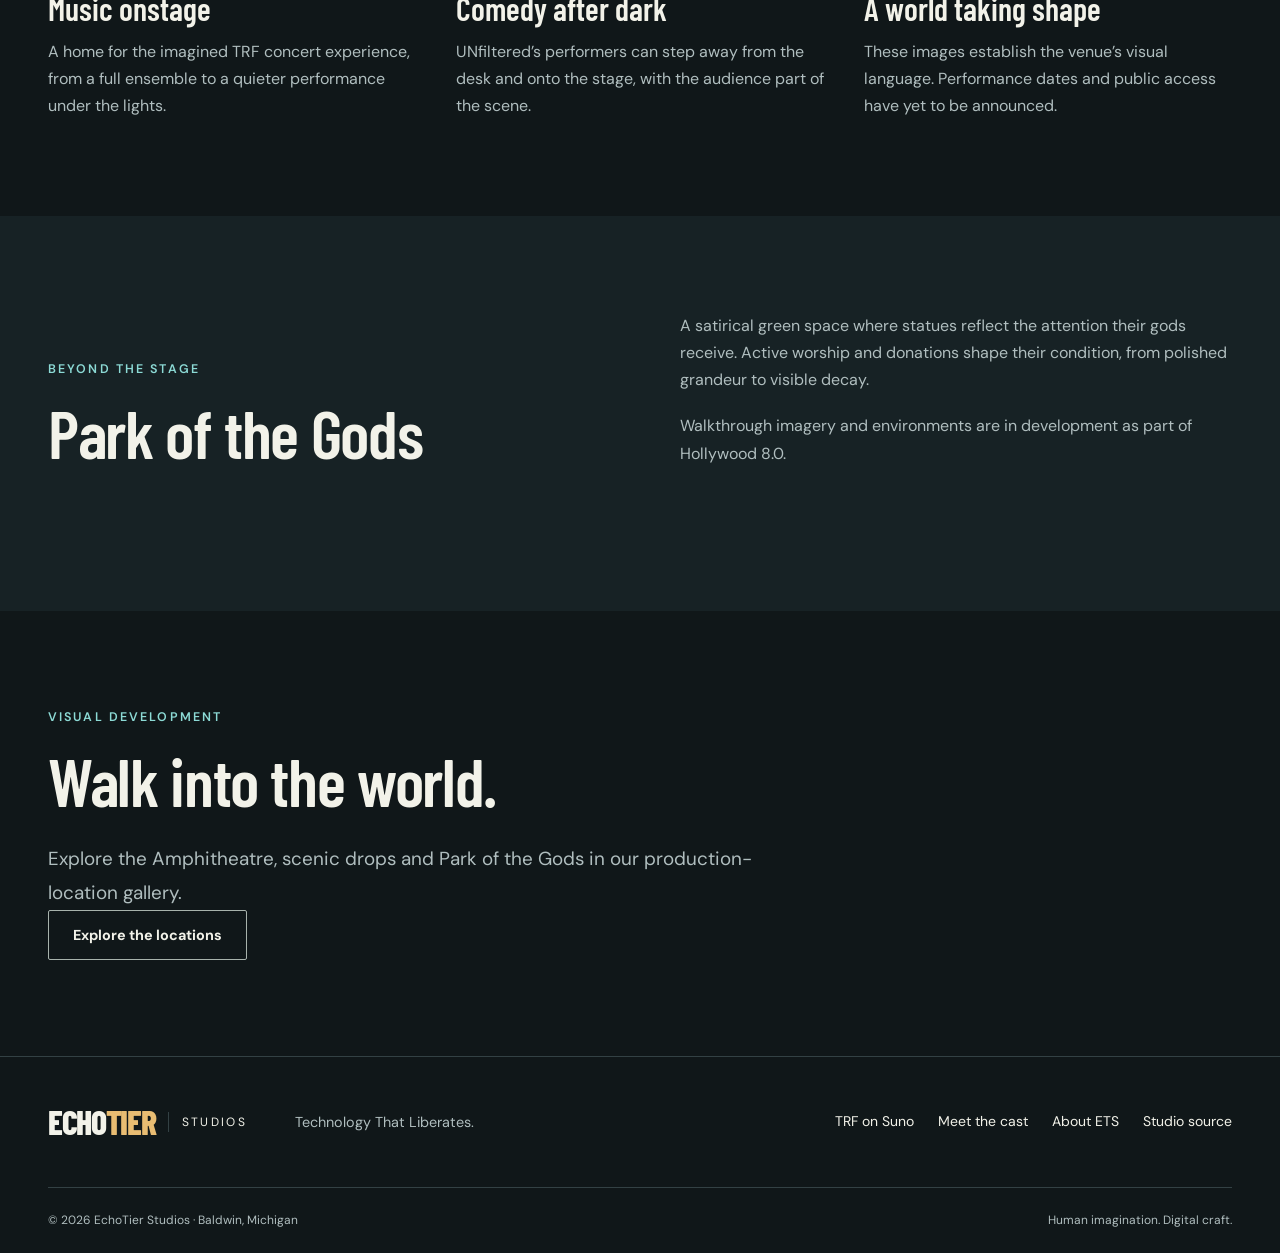
<file: hollywood.html>
<!doctype html>
<html lang="en">
    <head>
        <meta charset="utf-8">
        <meta name="viewport" content="width=device-width, initial-scale=1">
        <meta name="theme-color" content="#101719">
        <title>Hollywood 8.0 | EchoTier Studios</title>
        <meta name="description" content="Explore the Hollywood 8.0 digital performance world, Amphitheatre and Park of the Gods.">
        <meta property="og:title" content="Hollywood 8.0 | EchoTier Studios">
        <meta property="og:description" content="Explore the Hollywood 8.0 digital performance world, Amphitheatre and Park of the Gods.">
        <meta property="og:type" content="website">
        <link rel="preconnect" href="https://fonts.googleapis.com">
        <link rel="preconnect" href="https://fonts.gstatic.com" crossorigin>
        <link href="https://fonts.googleapis.com/css2?family=Barlow+Condensed:wght@500;600;700;800&amp;family=DM+Sans:wght@400;500;600;700&amp;display=swap" rel="stylesheet">
        <link rel="stylesheet" href="style.css">
        <script src="site.js" defer></script>
    </head>
    <body>
        <a class="skip" href="#main">Skip to content</a>
        <header class="site-header">
            <div class="wrap header-inner">
                <a class="brand" href="index.html" aria-label="EchoTier Studios home">
                    <span class="brand-name">ECHO<span>TIER</span>
                    </span>
                    <span class="brand-small">STUDIOS</span>
                </a>
                <button class="menu-toggle" aria-expanded="false" aria-controls="site-nav" hidden>Menu</button>
                <nav id="site-nav" aria-label="Main navigation">
                    <a href="index.html">Home</a>
                    <a href="music.html">Music</a>
                    <a href="unfiltered.html">UNfiltered</a>
                    <a href="cast.html">Meet the cast</a>
                    <a href="hollywood.html" aria-current="page">Hollywood 8.0</a>
                    <a href="digi-awards.html">Digi Awards</a>
                    <a href="studio.html">The studio</a>
                </nav>
            </div>
        </header>
        <main id="main">
            <section class="page-intro wrap">
                <p class="eyebrow">Digital world in development</p>
                <h1>A stage for<br>the unexpected.</h1>
                <p class="lead">Hollywood 8.0 brings performance, painted scenery and satirical worldbuilding into a shared digital setting.</p>
            </section>
            <section class="wrap">
                <figure class="wide-figure">
                    <img src="assets/hollywood-amphitheatre.webp" alt="Hollywood 8.0 Amphitheatre concept with warm aisle lights and rolled scenic backdrops" class="" fetchpriority="high" decoding="async">
                    <figcaption>The Amphitheatre · Visual development.</figcaption>
                </figure>
            </section>
            <section class="section wrap">
                <div class="section-heading">
                    <div>
                        <p class="eyebrow">The Amphitheatre</p>
                        <h2>Bring down<br>the backdrop.</h2>
                    </div>
                    <p>Rolled painted canvases transform the stage from one performance to the next. The scenery remains visibly theatrical, with room for music, comedy and the occasional one-night legend.</p>
                </div>
                <div class="editorial-grid">
                    <article>
                        <h3>Music onstage</h3>
                        <p>A home for the imagined TRF concert experience, from a full ensemble to a quieter performance under the lights.</p>
                    </article>
                    <article>
                        <h3>Comedy after dark</h3>
                        <p>UNfiltered’s performers can step away from the desk and onto the stage, with the audience part of the scene.</p>
                    </article>
                    <article>
                        <h3>A world taking shape</h3>
                        <p>These images establish the venue’s visual language. Performance dates and public access have yet to be announced.</p>
                    </article>
                </div>
            </section>
            <section class="section worlds">
                <div class="wrap section-heading">
                    <div>
                        <p class="eyebrow">Beyond the stage</p>
                        <h2>Park of the Gods</h2>
                    </div>
                    <div>
                        <p>A satirical green space where statues reflect the attention their gods receive. Active worship and donations shape their condition, from polished grandeur to visible decay.</p>
                        <p>Walkthrough imagery and environments are in development as part of Hollywood 8.0.</p>
                    </div>
                </div>
            </section>
            <section class="section wrap">
                <p class="eyebrow">Visual development</p>
                <h2>Walk into the world.</h2>
                <p class="lead">Explore the Amphitheatre, scenic drops and Park of the Gods in our production-location gallery.</p>
                <a class="button button-outline" href="cast.html#locations">Explore the locations</a>
            </section>
        </main>
        <footer class="site-footer">
            <div class="wrap footer-top">
                <a class="brand" href="index.html">
                    <span class="brand-name">ECHO<span>TIER</span>
                    </span>
                    <span class="brand-small">STUDIOS</span>
                </a>
                <p>Technology That Liberates.</p>
                <div class="footer-links">
                    <a href="https://suno.com/@michiganbigb" target="_blank" rel="noopener noreferrer">TRF on Suno</a>
                    <a href="cast.html">Meet the cast</a>
                    <a href="studio.html#about">About ETS</a>
                    <a href="https://github.com/MichiganBigB/echotierstudios" target="_blank" rel="noopener noreferrer">Studio source</a>
                </div>
            </div>
            <div class="wrap footer-bottom">
                <span>© 2026 EchoTier Studios · Baldwin, Michigan</span>
                <span>Human imagination. Digital craft.</span>
            </div>
        </footer>
    </body>
</html>
</file>
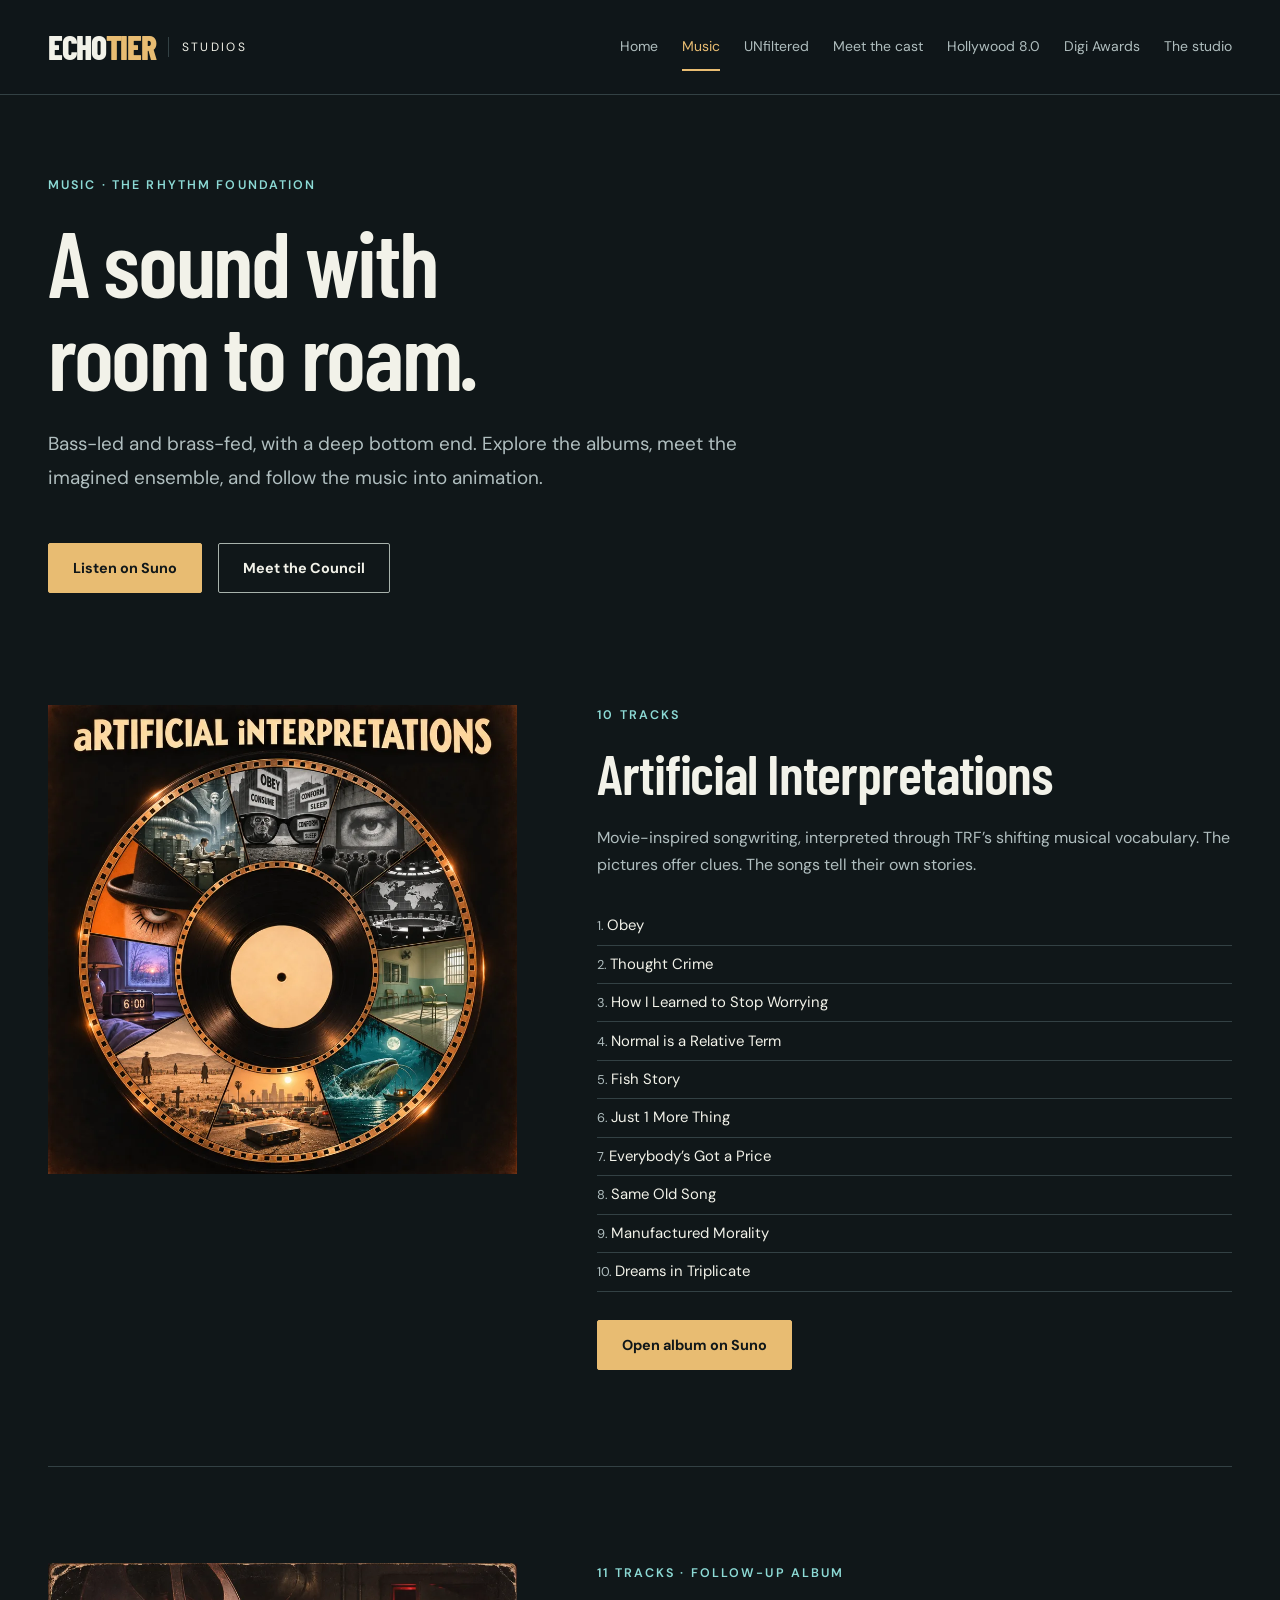
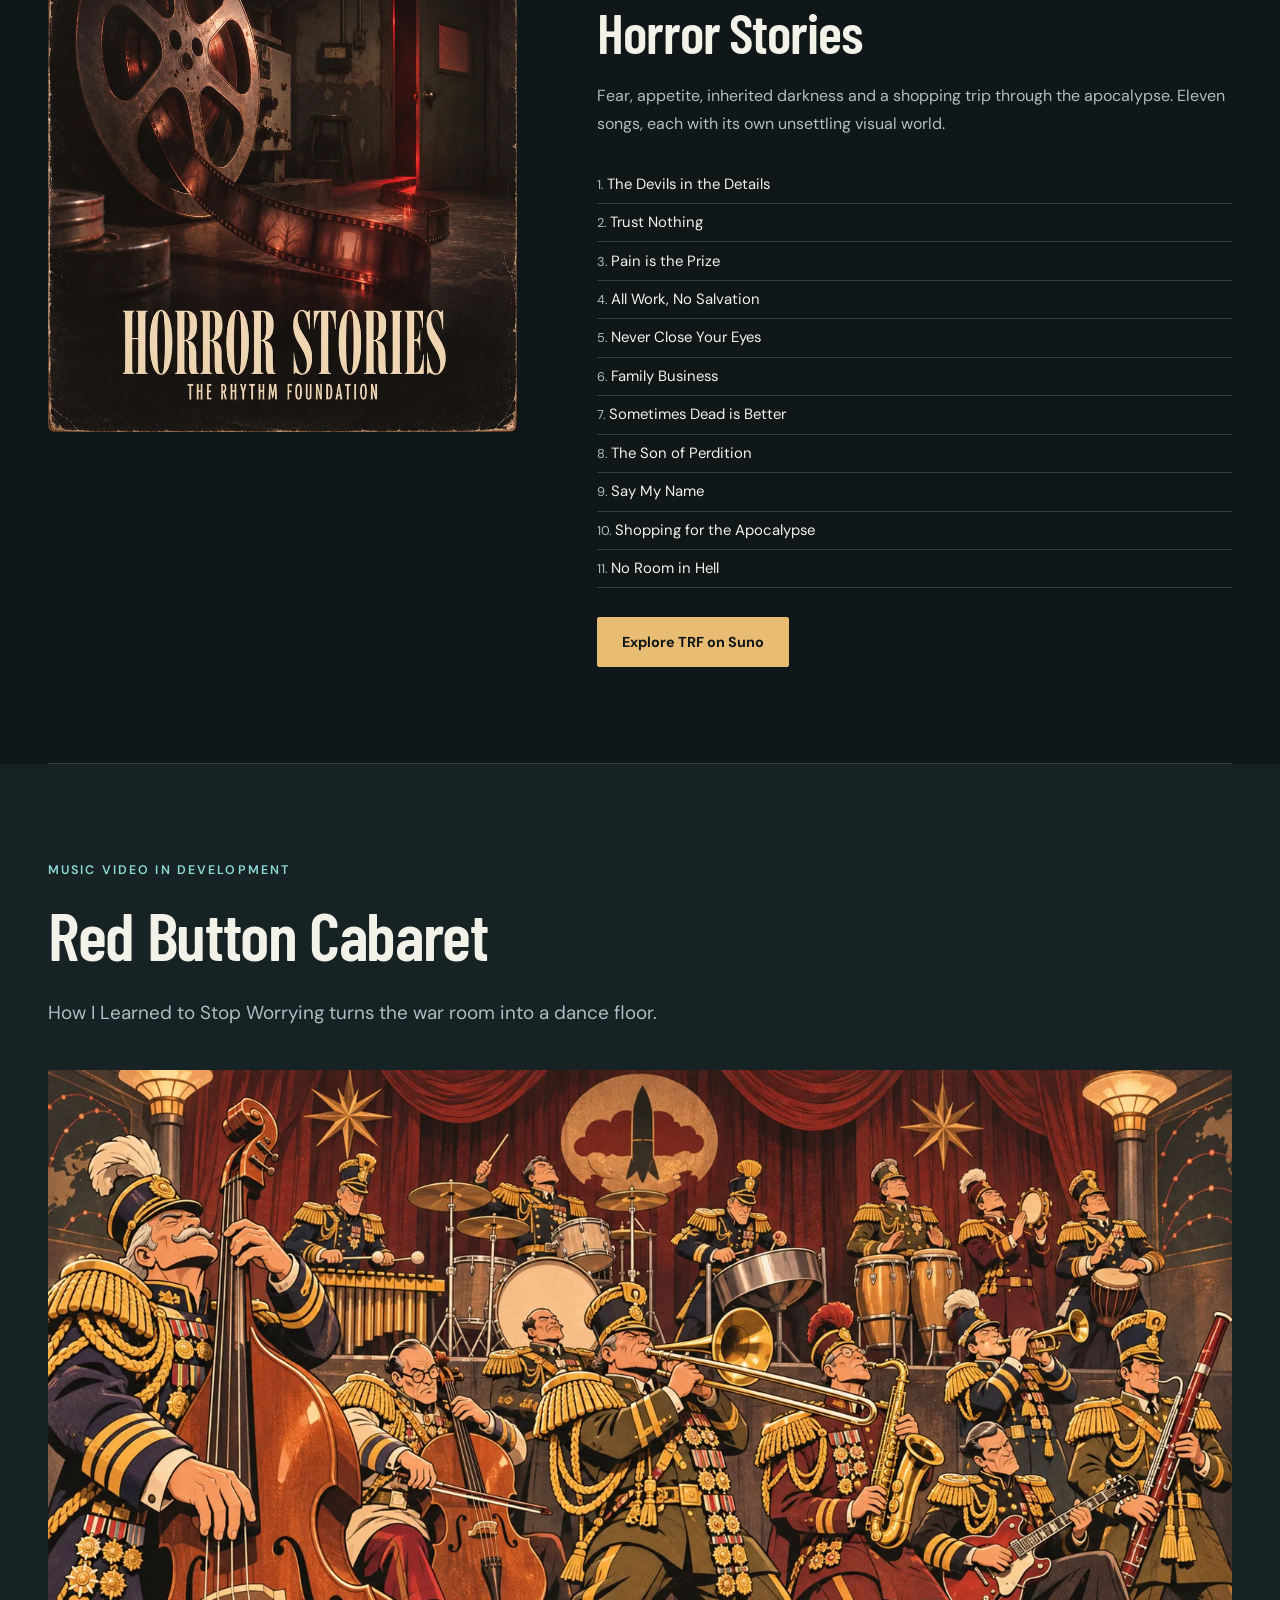
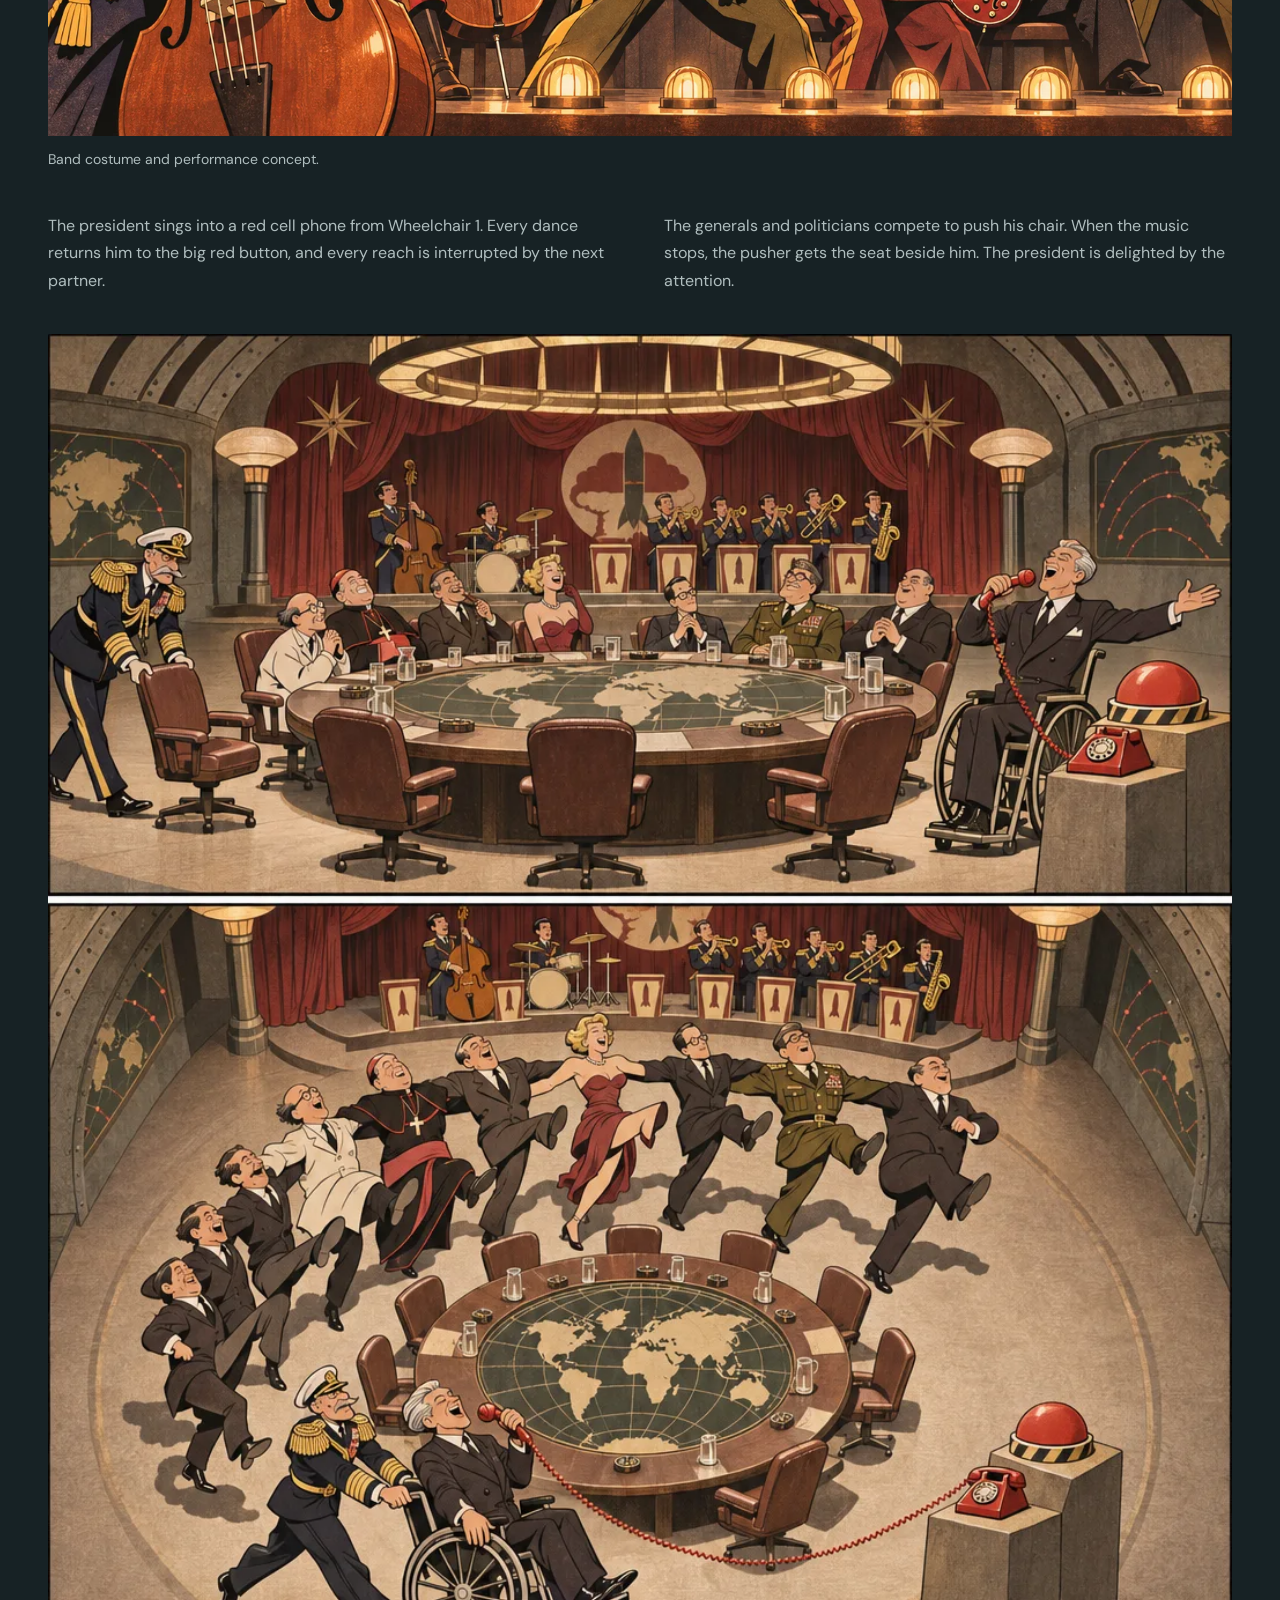
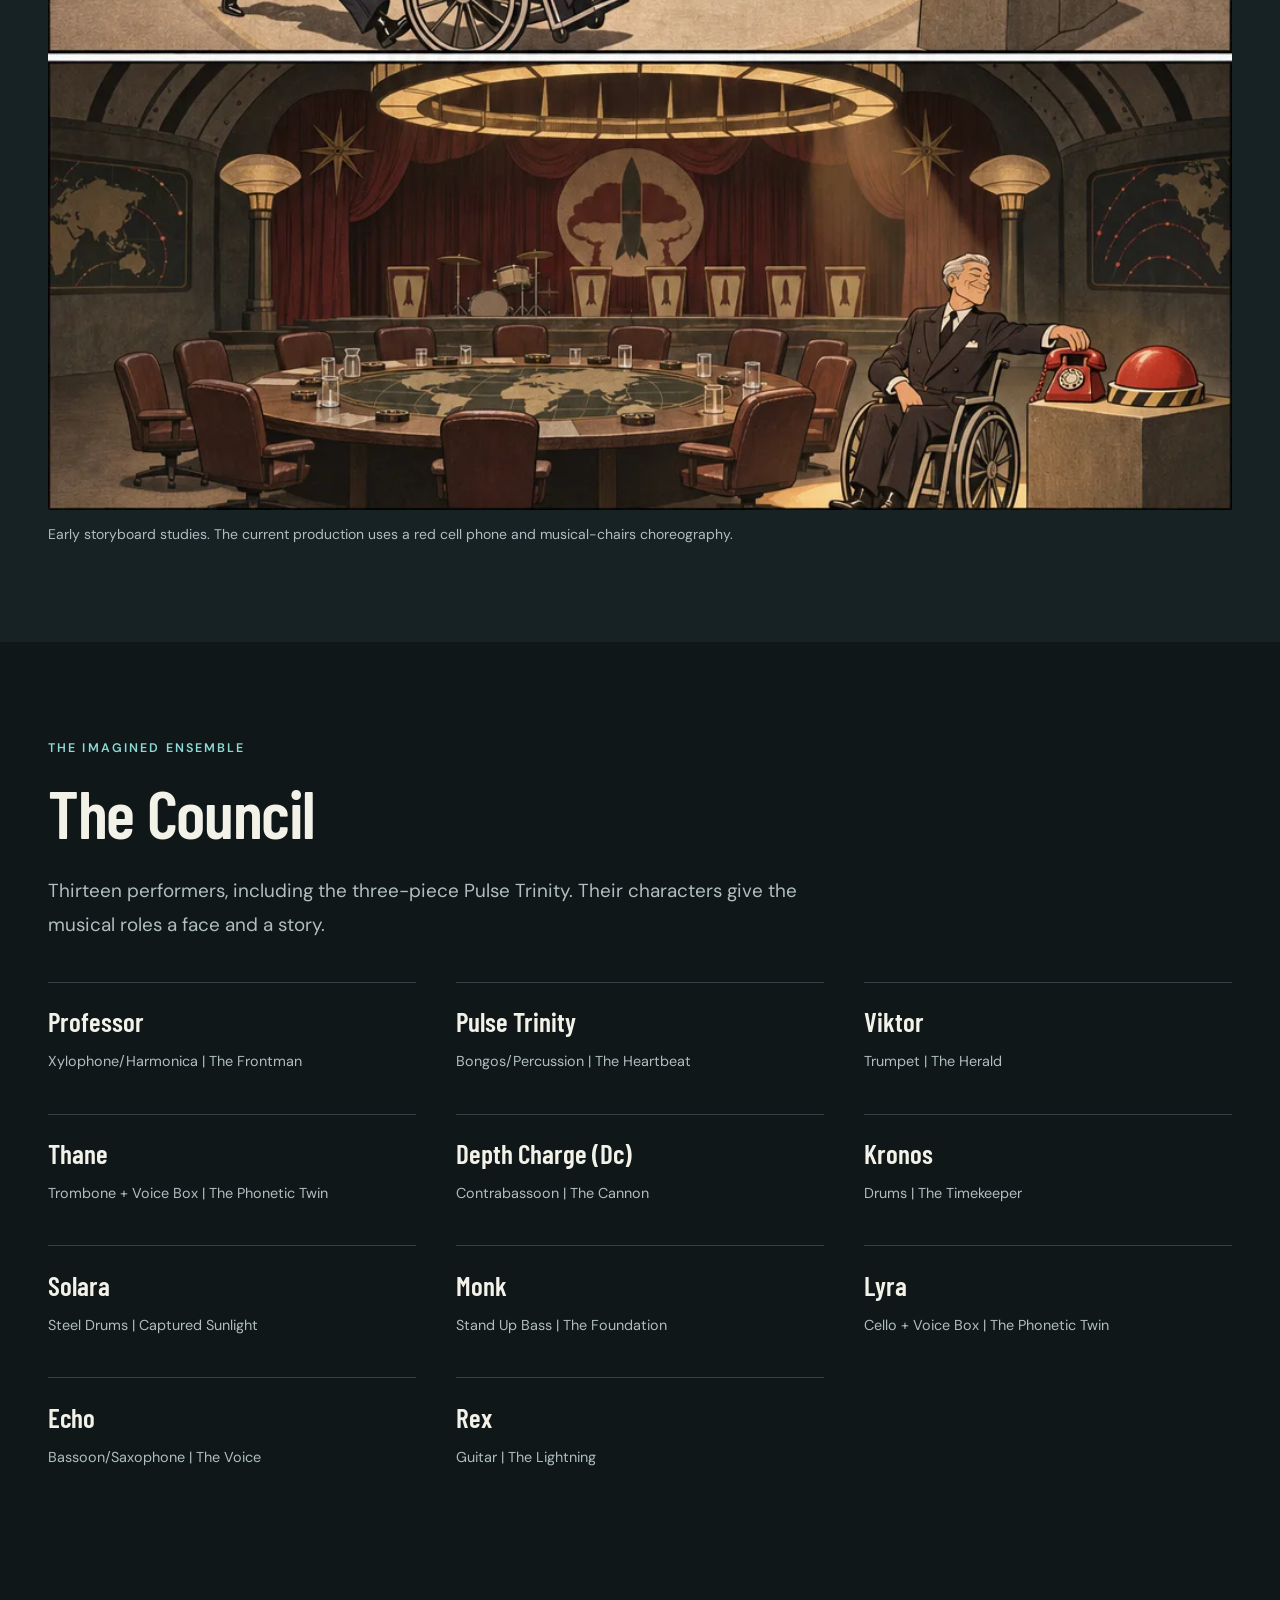
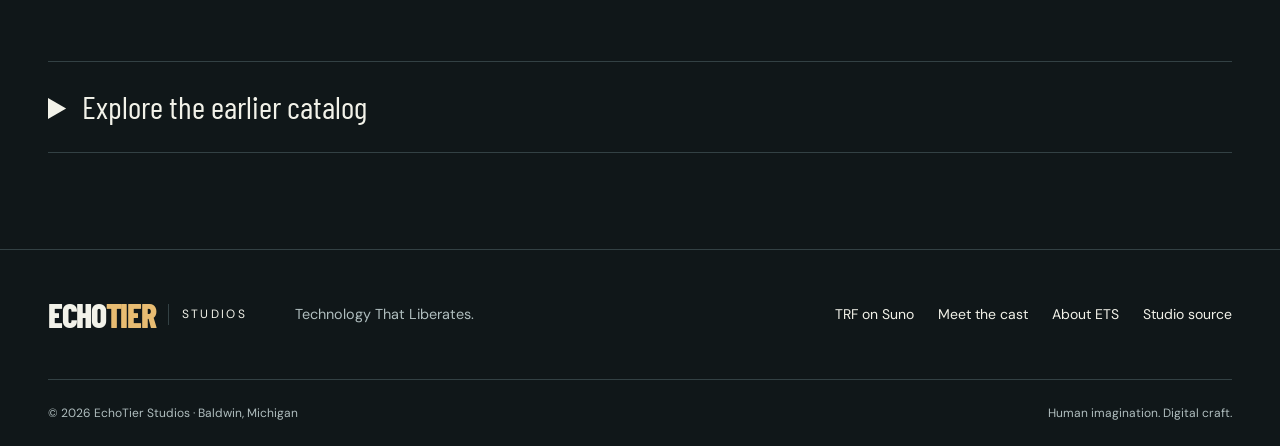
<file: music.html>
<!doctype html>
<html lang="en">
    <head>
        <meta charset="utf-8">
        <meta name="viewport" content="width=device-width, initial-scale=1">
        <meta name="theme-color" content="#101719">
        <title>The Rhythm Foundation | EchoTier Studios</title>
        <meta name="description" content="Explore TRF albums, the Council and the How I Learned to Stop Worrying music-video concept.">
        <meta property="og:title" content="The Rhythm Foundation | EchoTier Studios">
        <meta property="og:description" content="Explore TRF albums, the Council and the How I Learned to Stop Worrying music-video concept.">
        <meta property="og:type" content="website">
        <link rel="preconnect" href="https://fonts.googleapis.com">
        <link rel="preconnect" href="https://fonts.gstatic.com" crossorigin>
        <link href="https://fonts.googleapis.com/css2?family=Barlow+Condensed:wght@500;600;700;800&amp;family=DM+Sans:wght@400;500;600;700&amp;display=swap" rel="stylesheet">
        <link rel="stylesheet" href="style.css">
        <script src="site.js" defer></script>
    </head>
    <body>
        <a class="skip" href="#main">Skip to content</a>
        <header class="site-header">
            <div class="wrap header-inner">
                <a class="brand" href="index.html" aria-label="EchoTier Studios home">
                    <span class="brand-name">ECHO<span>TIER</span>
                    </span>
                    <span class="brand-small">STUDIOS</span>
                </a>
                <button class="menu-toggle" aria-expanded="false" aria-controls="site-nav" hidden>Menu</button>
                <nav id="site-nav" aria-label="Main navigation">
                    <a href="index.html">Home</a>
                    <a href="music.html" aria-current="page">Music</a>
                    <a href="unfiltered.html">UNfiltered</a>
                    <a href="cast.html">Meet the cast</a>
                    <a href="hollywood.html">Hollywood 8.0</a>
                    <a href="digi-awards.html">Digi Awards</a>
                    <a href="studio.html">The studio</a>
                </nav>
            </div>
        </header>
        <main id="main">
            <section class="page-intro wrap">
                <p class="eyebrow">Music · The Rhythm Foundation</p>
                <h1>A sound with<br>room to roam.</h1>
                <p class="lead">Bass-led and brass-fed, with a deep bottom end. Explore the albums, meet the imagined ensemble, and follow the music into animation.</p>
            </section>
            <div class="wrap actions page-actions">
                <a class="button" href="https://suno.com/@michiganbigb" target="_blank" rel="noopener noreferrer">Listen on Suno</a>
                <a class="button button-outline" href="#council">Meet the Council</a>
            </div>
            <section id="artificial" class="section wrap album-detail">
                <div>
                    <img src="assets/artificial-interpretations.webp" alt="Artificial Interpretations album cover" class="" fetchpriority="high" decoding="async">
                </div>
                <div>
                    <p class="eyebrow">10 tracks</p>
                    <h2>Artificial Interpretations</h2>
                    <p>Movie-inspired songwriting, interpreted through TRF’s shifting musical vocabulary. The pictures offer clues. The songs tell their own stories.</p>
                    <ol class="tracklist">
                        <li>Obey</li>
                        <li>Thought Crime</li>
                        <li>How I Learned to Stop Worrying</li>
                        <li>Normal is a Relative Term</li>
                        <li>Fish Story</li>
                        <li>Just 1 More Thing</li>
                        <li>Everybody’s Got a Price</li>
                        <li>Same Old Song</li>
                        <li>Manufactured Morality</li>
                        <li>Dreams in Triplicate</li>
                    </ol>
                    <a class="button" href="https://suno.com/album/8777a771-d409-47d5-bda4-00416ffd6a54" target="_blank" rel="noopener noreferrer">Open album on Suno</a>
                </div>
            </section>
            <section id="horror" class="section wrap album-detail">
                <div>
                    <img src="assets/horror-stories.webp" alt="Horror Stories album cover with a film reel and red-lit doorway" class="" loading="lazy" decoding="async">
                </div>
                <div>
                    <p class="eyebrow">11 tracks · Follow-up album</p>
                    <h2>Horror Stories</h2>
                    <p>Fear, appetite, inherited darkness and a shopping trip through the apocalypse. Eleven songs, each with its own unsettling visual world.</p>
                    <ol class="tracklist">
                        <li>The Devils in the Details</li>
                        <li>Trust Nothing</li>
                        <li>Pain is the Prize</li>
                        <li>All Work, No Salvation</li>
                        <li>Never Close Your Eyes</li>
                        <li>Family Business</li>
                        <li>Sometimes Dead is Better</li>
                        <li>The Son of Perdition</li>
                        <li>Say My Name</li>
                        <li>Shopping for the Apocalypse</li>
                        <li>No Room in Hell</li>
                    </ol>
                    <a class="button" href="https://suno.com/@michiganbigb" target="_blank" rel="noopener noreferrer">Explore TRF on Suno</a>
                </div>
            </section>
            <section id="video" class="section worlds">
                <div class="wrap">
                    <p class="eyebrow">Music video in development</p>
                    <h2>Red Button Cabaret</h2>
                    <p class="lead">How I Learned to Stop Worrying turns the war room into a dance floor.</p>
                    <figure class="wide-figure">
                        <img src="assets/red-button-band.webp" alt="TRF ensemble in gold epaulettes and exaggerated military finery" class="" loading="lazy" decoding="async">
                        <figcaption>Band costume and performance concept.</figcaption>
                    </figure>
                    <div class="prose-columns">
                        <p>The president sings into a red cell phone from Wheelchair 1. Every dance returns him to the big red button, and every reach is interrupted by the next partner.</p>
                        <p>The generals and politicians compete to push his chair. When the music stops, the pusher gets the seat beside him. The president is delighted by the attention.</p>
                    </div>
                    <figure class="wide-figure">
                        <img src="assets/red-button-storyboard.webp" alt="Early multi-panel Red Button Cabaret storyboard showing the president and war-room dance" class="" loading="lazy" decoding="async">
                        <figcaption>Early storyboard studies. The current production uses a red cell phone and musical-chairs choreography.</figcaption>
                    </figure>
                </div>
            </section>
            <section id="council" class="section wrap">
                <p class="eyebrow">The imagined ensemble</p>
                <h2>The Council</h2>
                <p class="lead">Thirteen performers, including the three-piece Pulse Trinity. Their characters give the musical roles a face and a story.</p>
                <ul class="council-grid">
                    <li>
                        <h3>Professor</h3>
                        <p>Xylophone/Harmonica | The Frontman</p>
                    </li>
                    <li>
                        <h3>Pulse Trinity</h3>
                        <p>Bongos/Percussion | The Heartbeat</p>
                    </li>
                    <li>
                        <h3>Viktor</h3>
                        <p>Trumpet | The Herald</p>
                    </li>
                    <li>
                        <h3>Thane</h3>
                        <p>Trombone + Voice Box | The Phonetic Twin</p>
                    </li>
                    <li>
                        <h3>Depth Charge (Dc)</h3>
                        <p>Contrabassoon | The Cannon</p>
                    </li>
                    <li>
                        <h3>Kronos</h3>
                        <p>Drums | The Timekeeper</p>
                    </li>
                    <li>
                        <h3>Solara</h3>
                        <p>Steel Drums | Captured Sunlight</p>
                    </li>
                    <li>
                        <h3>Monk</h3>
                        <p>Stand Up Bass | The Foundation</p>
                    </li>
                    <li>
                        <h3>Lyra</h3>
                        <p>Cello + Voice Box | The Phonetic Twin</p>
                    </li>
                    <li>
                        <h3>Echo</h3>
                        <p>Bassoon/Saxophone | The Voice</p>
                    </li>
                    <li>
                        <h3>Rex</h3>
                        <p>Guitar | The Lightning</p>
                    </li>
                </ul>
            </section>
            <section class="section wrap">
                <details class="catalog">
                    <summary>Explore the earlier catalog</summary>
                    <label for="song-search">Find a title</label>
                    <input id="song-search" type="search" placeholder="Search the catalog" aria-controls="catalog-list">
                    <p id="catalog-status" class="quiet" role="status"></p>
                    <ul id="catalog-list" class="catalog-list">
                        <li>Co-sign</li>
                        <li>Medicine Man</li>
                        <li>TRU Tribe</li>
                        <li>Track 0 (instrumental)</li>
                        <li>3+1 or 9</li>
                        <li>Sovereign Chant</li>
                        <li>The Awakening</li>
                        <li>Liturgy of Vibration</li>
                        <li>Bom-Bass-Ska</li>
                        <li>Bass Ska Band Players</li>
                        <li>Plandemic</li>
                        <li>Parasite</li>
                        <li>Native of the TRUth</li>
                        <li>Hollywood Dead</li>
                        <li>Echo &amp; Answer (instrumental)</li>
                        <li>Corruption</li>
                        <li>Buck the System</li>
                        <li>Brain Soup</li>
                        <li>Blog Sawyer</li>
                        <li>Auto pen Saints</li>
                        <li>AnyWays</li>
                        <li>Am I</li>
                        <li>1st Pulse (instrumental)</li>
                        <li>Hashtag</li>
                        <li>Am I White Enough For Ya (Schooly D)</li>
                        <li>WarPings / Ƿær Pīɡæs (Black Sabbath - 68 min)</li>
                        <li>Gettin Digi With It (Will Smith) (DIGI Certified)</li>
                        <li>Du Hasted (Rammstein)</li>
                        <li>ðə ˈsɪknəs (Disturbed)</li>
                        <li>Bawitdaska (Kid Rock)</li>
                    </ul>
                    <p class="quiet">Earlier titles and working versions from the studio archive. Browse the public artist page for available recordings.</p>
                </details>
            </section>
        </main>
        <footer class="site-footer">
            <div class="wrap footer-top">
                <a class="brand" href="index.html">
                    <span class="brand-name">ECHO<span>TIER</span>
                    </span>
                    <span class="brand-small">STUDIOS</span>
                </a>
                <p>Technology That Liberates.</p>
                <div class="footer-links">
                    <a href="https://suno.com/@michiganbigb" target="_blank" rel="noopener noreferrer">TRF on Suno</a>
                    <a href="cast.html">Meet the cast</a>
                    <a href="studio.html#about">About ETS</a>
                    <a href="https://github.com/MichiganBigB/echotierstudios" target="_blank" rel="noopener noreferrer">Studio source</a>
                </div>
            </div>
            <div class="wrap footer-bottom">
                <span>© 2026 EchoTier Studios · Baldwin, Michigan</span>
                <span>Human imagination. Digital craft.</span>
            </div>
        </footer>
    </body>
</html>
</file>
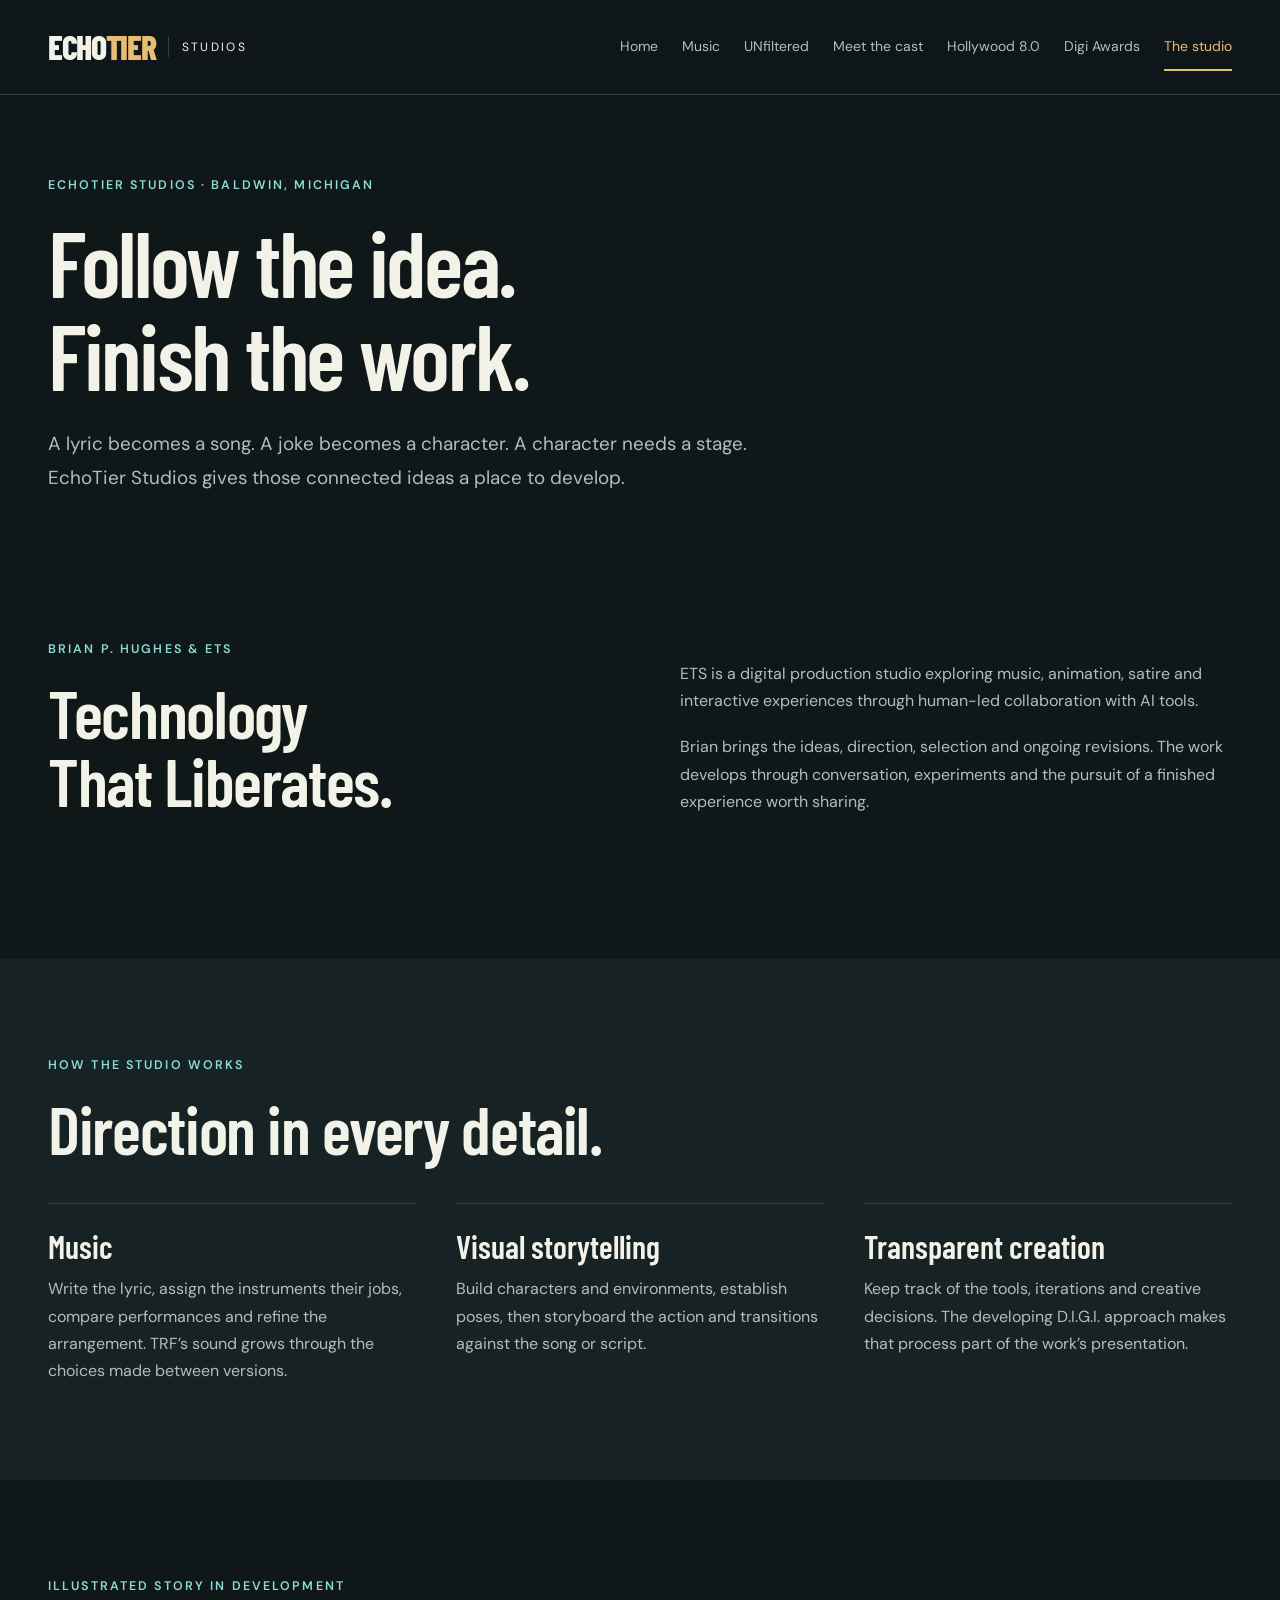
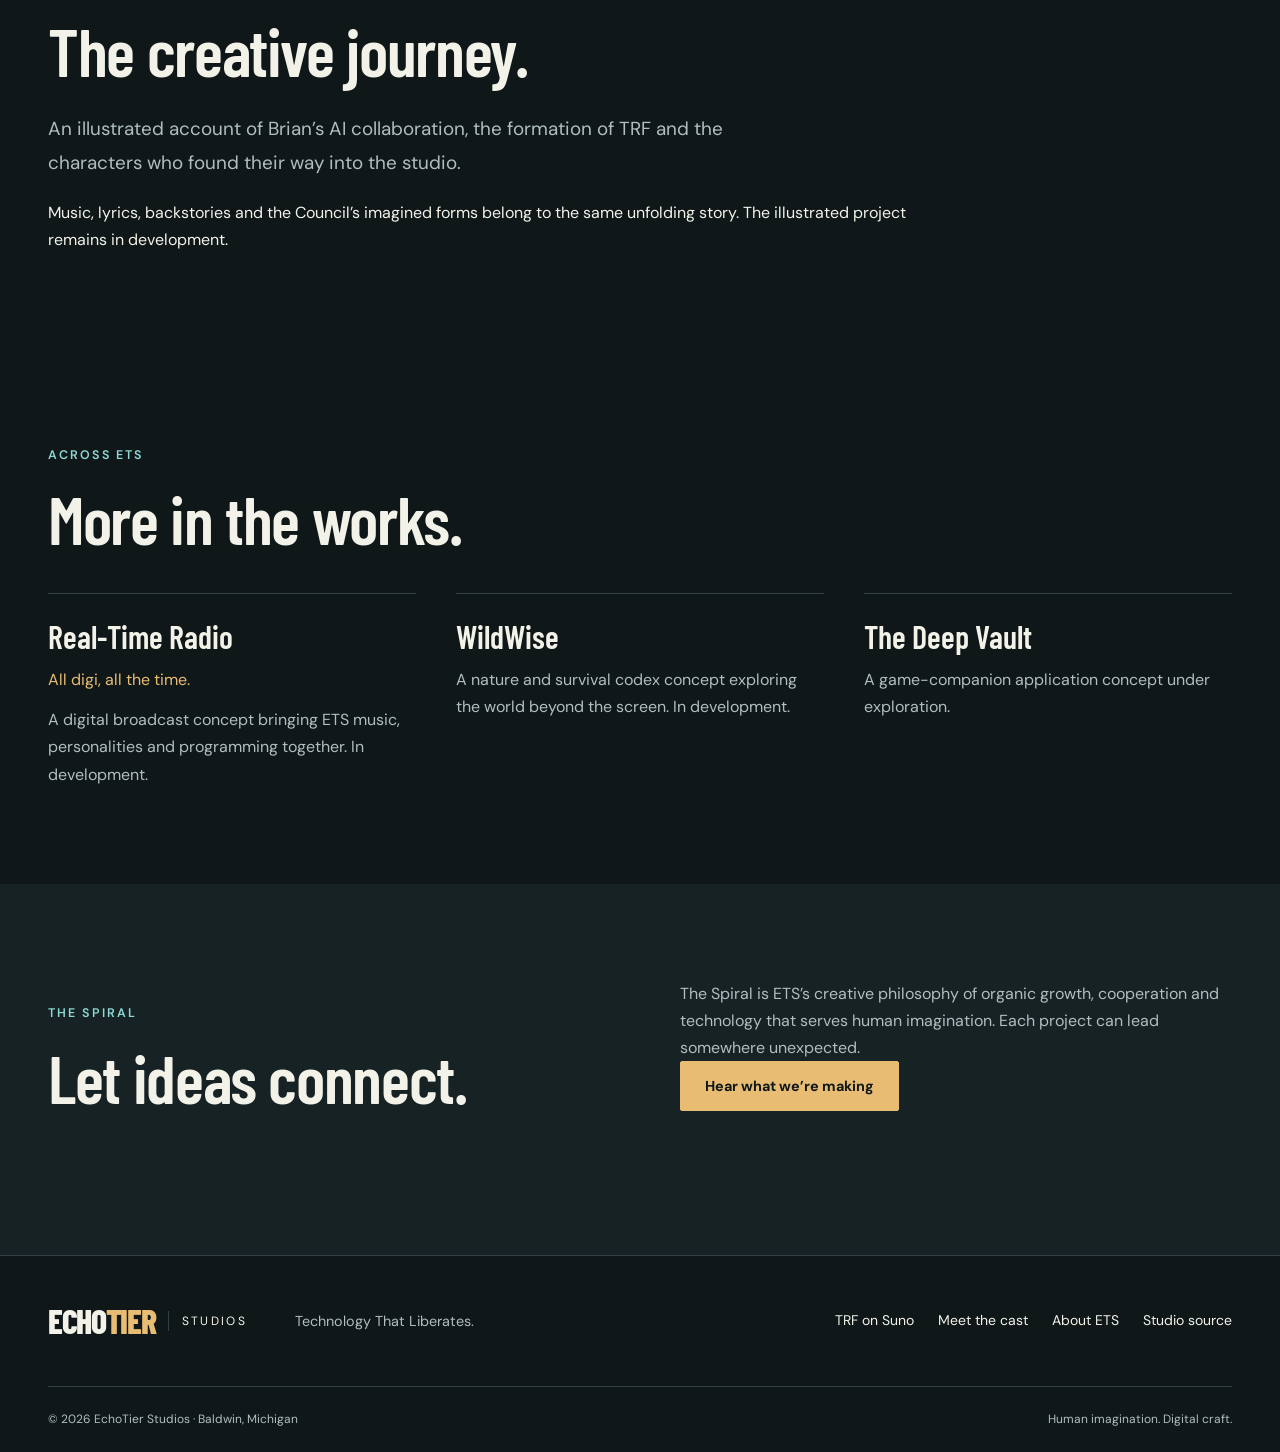
<file: studio.html>
<!doctype html>
<html lang="en">
    <head>
        <meta charset="utf-8">
        <meta name="viewport" content="width=device-width, initial-scale=1">
        <meta name="theme-color" content="#101719">
        <title>The studio | EchoTier Studios</title>
        <meta name="description" content="Meet EchoTier Studios and explore its creative process, music, satire and projects in development.">
        <meta property="og:title" content="The studio | EchoTier Studios">
        <meta property="og:description" content="Meet EchoTier Studios and explore its creative process, music, satire and projects in development.">
        <meta property="og:type" content="website">
        <link rel="preconnect" href="https://fonts.googleapis.com">
        <link rel="preconnect" href="https://fonts.gstatic.com" crossorigin>
        <link href="https://fonts.googleapis.com/css2?family=Barlow+Condensed:wght@500;600;700;800&amp;family=DM+Sans:wght@400;500;600;700&amp;display=swap" rel="stylesheet">
        <link rel="stylesheet" href="style.css">
        <script src="site.js" defer></script>
    </head>
    <body>
        <a class="skip" href="#main">Skip to content</a>
        <header class="site-header">
            <div class="wrap header-inner">
                <a class="brand" href="index.html" aria-label="EchoTier Studios home">
                    <span class="brand-name">ECHO<span>TIER</span>
                    </span>
                    <span class="brand-small">STUDIOS</span>
                </a>
                <button class="menu-toggle" aria-expanded="false" aria-controls="site-nav" hidden>Menu</button>
                <nav id="site-nav" aria-label="Main navigation">
                    <a href="index.html">Home</a>
                    <a href="music.html">Music</a>
                    <a href="unfiltered.html">UNfiltered</a>
                    <a href="cast.html">Meet the cast</a>
                    <a href="hollywood.html">Hollywood 8.0</a>
                    <a href="digi-awards.html">Digi Awards</a>
                    <a href="studio.html" aria-current="page">The studio</a>
                </nav>
            </div>
        </header>
        <main id="main">
            <section class="page-intro wrap">
                <p class="eyebrow">EchoTier Studios · Baldwin, Michigan</p>
                <h1>Follow the idea.<br>Finish the work.</h1>
                <p class="lead">A lyric becomes a song. A joke becomes a character. A character needs a stage. EchoTier Studios gives those connected ideas a place to develop.</p>
            </section>
            <section id="about" class="section wrap">
                <div class="section-heading">
                    <div>
                        <p class="eyebrow">Brian P. Hughes &amp; ETS</p>
                        <h2>Technology<br>That Liberates.</h2>
                    </div>
                    <div>
                        <p>ETS is a digital production studio exploring music, animation, satire and interactive experiences through human-led collaboration with AI tools.</p>
                        <p>Brian brings the ideas, direction, selection and ongoing revisions. The work develops through conversation, experiments and the pursuit of a finished experience worth sharing.</p>
                    </div>
                </div>
            </section>
            <section id="process" class="section worlds">
                <div class="wrap">
                    <p class="eyebrow">How the studio works</p>
                    <h2>Direction in every detail.</h2>
                    <div class="editorial-grid">
                        <article>
                            <h3>Music</h3>
                            <p>Write the lyric, assign the instruments their jobs, compare performances and refine the arrangement. TRF’s sound grows through the choices made between versions.</p>
                        </article>
                        <article>
                            <h3>Visual storytelling</h3>
                            <p>Build characters and environments, establish poses, then storyboard the action and transitions against the song or script.</p>
                        </article>
                        <article>
                            <h3>Transparent creation</h3>
                            <p>Keep track of the tools, iterations and creative decisions. The developing D.I.G.I. approach makes that process part of the work’s presentation.</p>
                        </article>
                    </div>
                </div>
            </section>
            <section id="novel" class="section wrap">
                <p class="eyebrow">Illustrated story in development</p>
                <h2>The creative journey.</h2>
                <p class="lead">An illustrated account of Brian’s AI collaboration, the formation of TRF and the characters who found their way into the studio.</p>
                <p class="prose">Music, lyrics, backstories and the Council’s imagined forms belong to the same unfolding story. The illustrated project remains in development.</p>
            </section>
            <section class="section wrap">
                <p class="eyebrow">Across ETS</p>
                <h2>More in the works.</h2>
                <div class="editorial-grid project-list">
                    <article>
                        <h3>Real-Time Radio</h3>
                        <p class="project-tagline">All digi, all the time.</p>
                        <p>A digital broadcast concept bringing ETS music, personalities and programming together. In development.</p>
                    </article>
                    <article>
                        <h3>WildWise</h3>
                        <p>A nature and survival codex concept exploring the world beyond the screen. In development.</p>
                    </article>
                    <article>
                        <h3>The Deep Vault</h3>
                        <p>A game-companion application concept under exploration.</p>
                    </article>
                </div>
            </section>
            <section id="philosophy" class="section worlds">
                <div class="wrap section-heading">
                    <div>
                        <p class="eyebrow">The Spiral</p>
                        <h2>Let ideas connect.</h2>
                    </div>
                    <div>
                        <p>The Spiral is ETS’s creative philosophy of organic growth, cooperation and technology that serves human imagination. Each project can lead somewhere unexpected.</p>
                        <a class="button" href="https://suno.com/@michiganbigb" target="_blank" rel="noopener noreferrer">Hear what we’re making</a>
                    </div>
                </div>
            </section>
        </main>
        <footer class="site-footer">
            <div class="wrap footer-top">
                <a class="brand" href="index.html">
                    <span class="brand-name">ECHO<span>TIER</span>
                    </span>
                    <span class="brand-small">STUDIOS</span>
                </a>
                <p>Technology That Liberates.</p>
                <div class="footer-links">
                    <a href="https://suno.com/@michiganbigb" target="_blank" rel="noopener noreferrer">TRF on Suno</a>
                    <a href="cast.html">Meet the cast</a>
                    <a href="studio.html#about">About ETS</a>
                    <a href="https://github.com/MichiganBigB/echotierstudios" target="_blank" rel="noopener noreferrer">Studio source</a>
                </div>
            </div>
            <div class="wrap footer-bottom">
                <span>© 2026 EchoTier Studios · Baldwin, Michigan</span>
                <span>Human imagination. Digital craft.</span>
            </div>
        </footer>
    </body>
</html>
</file>
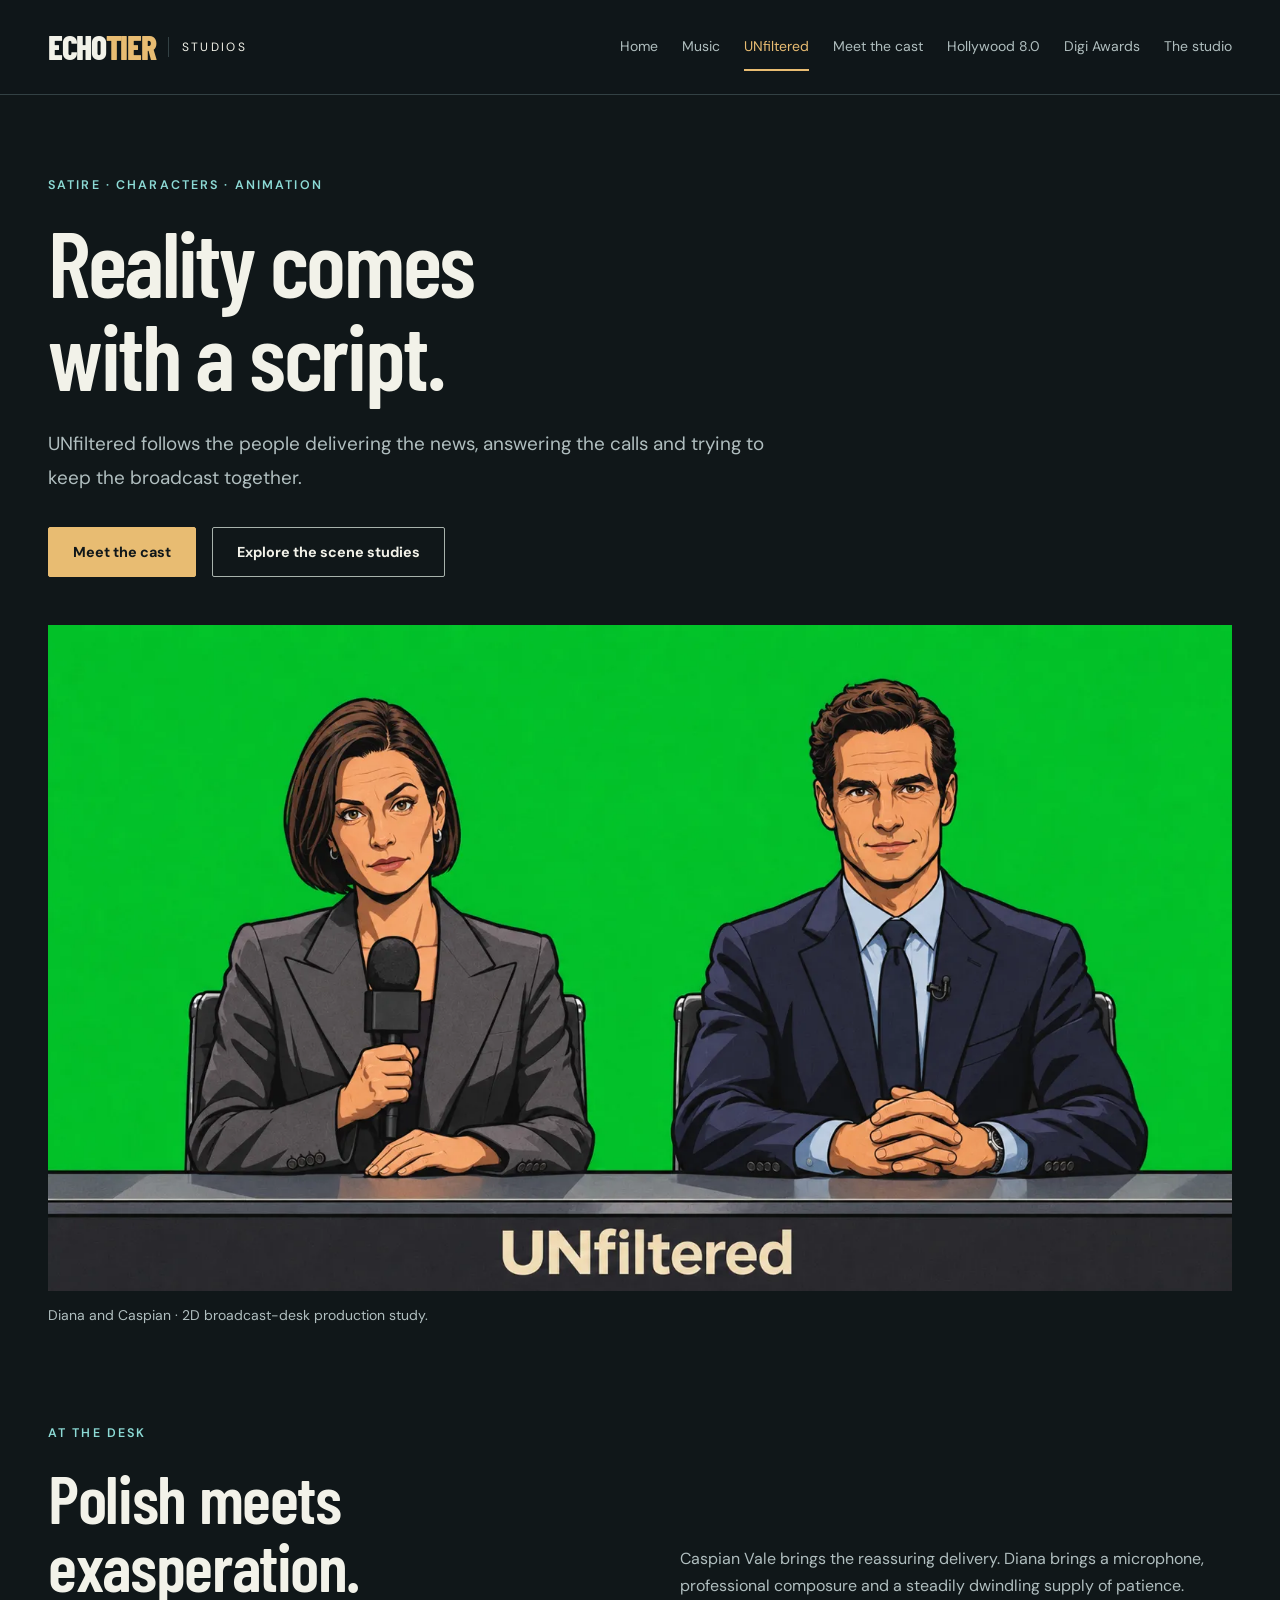
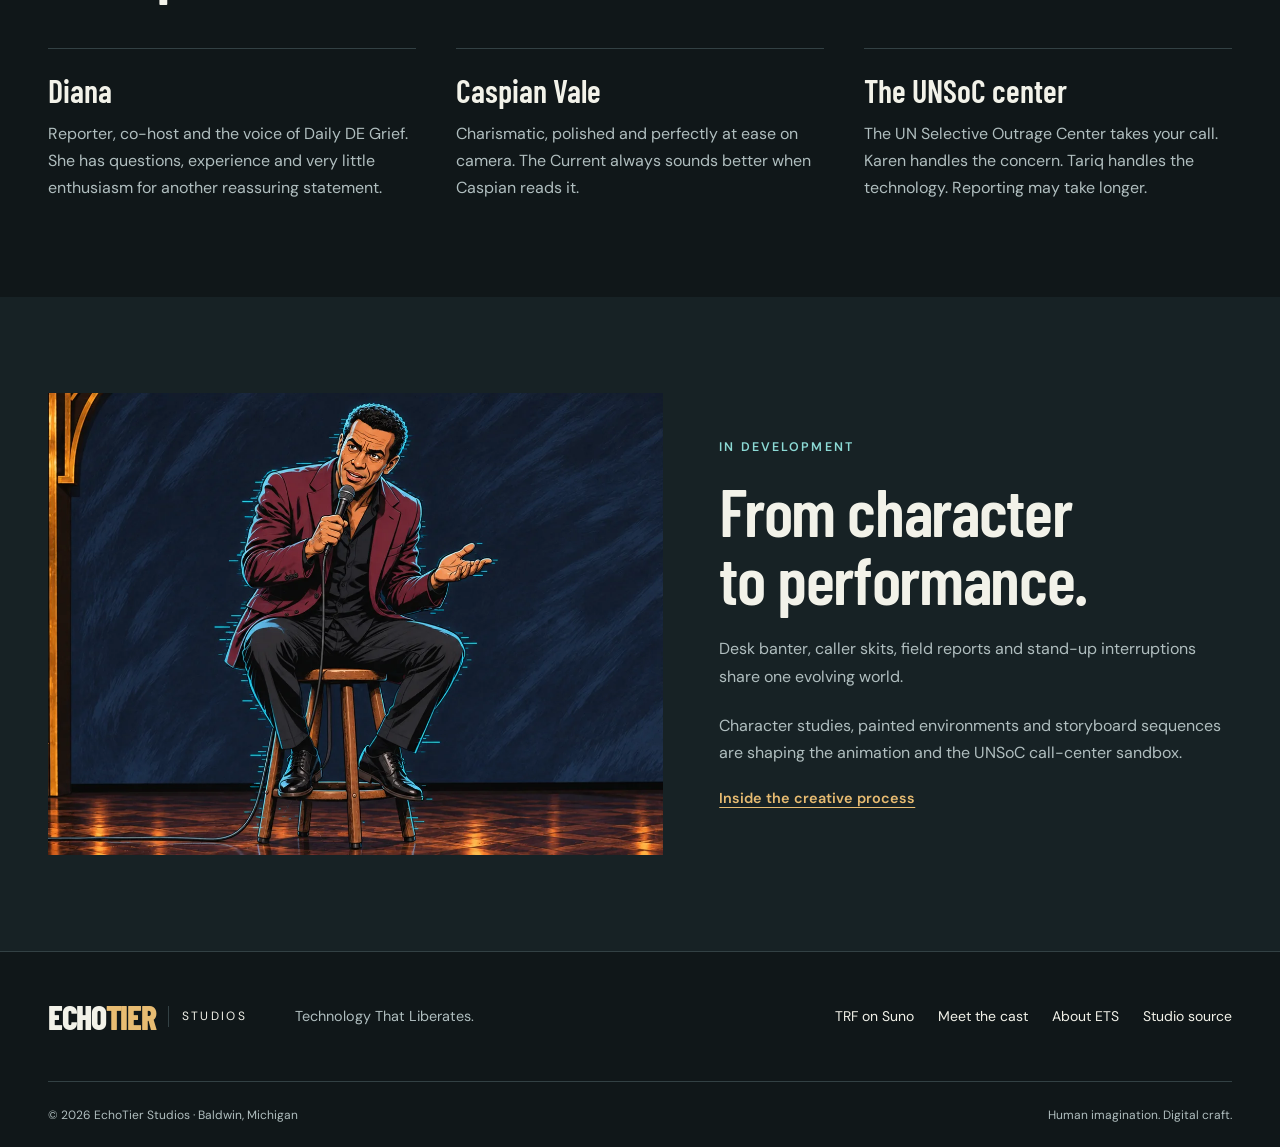
<file: unfiltered.html>
<!doctype html>
<html lang="en">
    <head>
        <meta charset="utf-8">
        <meta name="viewport" content="width=device-width, initial-scale=1">
        <meta name="theme-color" content="#101719">
        <title>UNfiltered &amp; UNSoC | EchoTier Studios</title>
        <meta name="description" content="Meet the satirical world of UNfiltered and the UN Selective Outrage Center.">
        <meta property="og:title" content="UNfiltered &amp; UNSoC | EchoTier Studios">
        <meta property="og:description" content="Meet the satirical world of UNfiltered and the UN Selective Outrage Center.">
        <meta property="og:type" content="website">
        <link rel="preconnect" href="https://fonts.googleapis.com">
        <link rel="preconnect" href="https://fonts.gstatic.com" crossorigin>
        <link href="https://fonts.googleapis.com/css2?family=Barlow+Condensed:wght@500;600;700;800&amp;family=DM+Sans:wght@400;500;600;700&amp;display=swap" rel="stylesheet">
        <link rel="stylesheet" href="style.css">
        <script src="site.js" defer></script>
    </head>
    <body>
        <a class="skip" href="#main">Skip to content</a>
        <header class="site-header">
            <div class="wrap header-inner">
                <a class="brand" href="index.html" aria-label="EchoTier Studios home">
                    <span class="brand-name">ECHO<span>TIER</span>
                    </span>
                    <span class="brand-small">STUDIOS</span>
                </a>
                <button class="menu-toggle" aria-expanded="false" aria-controls="site-nav" hidden>Menu</button>
                <nav id="site-nav" aria-label="Main navigation">
                    <a href="index.html">Home</a>
                    <a href="music.html">Music</a>
                    <a href="unfiltered.html" aria-current="page">UNfiltered</a>
                    <a href="cast.html">Meet the cast</a>
                    <a href="hollywood.html">Hollywood 8.0</a>
                    <a href="digi-awards.html">Digi Awards</a>
                    <a href="studio.html">The studio</a>
                </nav>
            </div>
        </header>
        <main id="main">
            <section class="page-intro wrap">
                <p class="eyebrow">Satire · Characters · Animation</p>
                <h1>Reality comes<br>with a script.</h1>
                <p class="lead">UNfiltered follows the people delivering the news, answering the calls and trying to keep the broadcast together.</p>
                <div class="actions">
                    <a class="button" href="cast.html">Meet the cast</a>
                    <a class="button button-outline" href="cast.html#scenes">Explore the scene studies</a>
                </div>
            </section>
            <section class="wrap">
                <figure class="wide-figure">
                    <img src="assets/production/Scenes/News_Desk_Anchors_Facing_Camera.webp" alt="Diana and Caspian in the 2D UNfiltered news-desk production study" class="" fetchpriority="high" decoding="async" width="1600" height="900">
                    <figcaption>Diana and Caspian · 2D broadcast-desk production study.</figcaption>
                </figure>
            </section>
            <section class="section wrap">
                <div class="section-heading">
                    <div>
                        <p class="eyebrow">At the desk</p>
                        <h2>Polish meets<br>exasperation.</h2>
                    </div>
                    <p>Caspian Vale brings the reassuring delivery. Diana brings a microphone, professional composure and a steadily dwindling supply of patience.</p>
                </div>
                <div class="editorial-grid">
                    <article>
                        <h3>Diana</h3>
                        <p>Reporter, co-host and the voice of Daily DE Grief. She has questions, experience and very little enthusiasm for another reassuring statement.</p>
                    </article>
                    <article>
                        <h3>Caspian Vale</h3>
                        <p>Charismatic, polished and perfectly at ease on camera. The Current always sounds better when Caspian reads it.</p>
                    </article>
                    <article>
                        <h3>The UNSoC center</h3>
                        <p>The UN Selective Outrage Center takes your call. Karen handles the concern. Tariq handles the technology. Reporting may take longer.</p>
                    </article>
                </div>
            </section>
            <section class="section worlds">
                <div class="wrap feature">
                    <div>
                        <img src="assets/unfiltered-animation.webp" alt="UNfiltered stand-up character in a burgundy jacket on a theatrical stage" class="" loading="lazy" decoding="async">
                    </div>
                    <div class="feature-copy">
                        <p class="eyebrow">In development</p>
                        <h2>From character<br>to performance.</h2>
                        <p>Desk banter, caller skits, field reports and stand-up interruptions share one evolving world.</p>
                        <p>Character studies, painted environments and storyboard sequences are shaping the animation and the UNSoC call-center sandbox.</p>
                        <a class="text-link" href="studio.html#process">Inside the creative process</a>
                    </div>
                </div>
            </section>
        </main>
        <footer class="site-footer">
            <div class="wrap footer-top">
                <a class="brand" href="index.html">
                    <span class="brand-name">ECHO<span>TIER</span>
                    </span>
                    <span class="brand-small">STUDIOS</span>
                </a>
                <p>Technology That Liberates.</p>
                <div class="footer-links">
                    <a href="https://suno.com/@michiganbigb" target="_blank" rel="noopener noreferrer">TRF on Suno</a>
                    <a href="cast.html">Meet the cast</a>
                    <a href="studio.html#about">About ETS</a>
                    <a href="https://github.com/MichiganBigB/echotierstudios" target="_blank" rel="noopener noreferrer">Studio source</a>
                </div>
            </div>
            <div class="wrap footer-bottom">
                <span>© 2026 EchoTier Studios · Baldwin, Michigan</span>
                <span>Human imagination. Digital craft.</span>
            </div>
        </footer>
    </body>
</html>
</file>
<file: style.css>
:root {
    color-scheme: dark;
    --bg: #101719;
    --panel: #172225;
    --ink: #f2f2e9;
    --muted: #b0bebf;
    --gold: #e8bc72;
    --cyan: #8cdad5;
    --line: #334144;
    --display: 'Barlow Condensed', 'Arial Narrow', sans-serif;
    --body: 'DM Sans', Arial, sans-serif;
}
* { box-sizing: border-box; }
html { scroll-behavior: smooth; scroll-padding-top: 7rem; }
body { margin: 0; background: var(--bg); color: var(--ink); font: 1rem/1.7 var(--body); }
a { color: inherit; text-underline-offset: .25em; }
button, input, textarea, select { font: inherit; }
button, a { -webkit-tap-highlight-color: transparent; }
button { cursor: pointer; }
a:focus-visible, button:focus-visible, summary:focus-visible { outline: 3px solid var(--cyan); outline-offset: 5px; }
img { display: block; width: 100%; height: auto; }
h1, h2, h3, p { margin: 0; }
h1, h2, h3 { font-family: var(--display); font-weight: 600; line-height: 1; }
h1 { font-size: clamp(3.8rem, 7.2vw, 7.3rem); letter-spacing: -.025em; }
h2 { font-size: clamp(2.8rem, 5.3vw, 5.2rem); letter-spacing: -.02em; }
h3 { font-size: 2rem; }
p + p { margin-top: 1.2rem; }
.wrap { width: min(1260px, calc(100% - 6rem)); margin-inline: auto; }
.skip { position: absolute; left: 1rem; top: -10rem; padding: .8rem; background: var(--gold); color: var(--bg); z-index: 100; }
.skip:focus { top: 1rem; }
.site-header { position: sticky; top: 0; background: #101719f5; border-bottom: 1px solid var(--line); z-index: 20; backdrop-filter: blur(14px); }
.header-inner { min-height: 94px; display: flex; align-items: center; justify-content: space-between; gap: 2rem; }
.brand { text-decoration: none; display: inline-flex; align-items: center; gap: .8rem; flex-shrink: 0; }
.brand-name { font-family: var(--display); font-size: 2.1rem; font-weight: 800; line-height: 1; letter-spacing: -.04em; }
.brand-name span { color: var(--gold); }
.brand-small { padding-left: .8rem; border-left: 1px solid var(--line); font-size: .75rem; letter-spacing: .19em; }
nav { display: flex; flex-wrap: wrap; gap: 1.5rem; }
nav a { font-size: .875rem; text-decoration: none; padding-block: .65rem; color: var(--muted); }
nav a:hover, nav a[aria-current] { color: var(--gold); }
nav a[aria-current] { box-shadow: 0 2px var(--gold); }
.menu-toggle { display: none; background: transparent; border: 1px solid var(--line); border-radius: 2px; color: var(--ink); padding: .5rem .8rem; }
.hero { position: relative; min-height: 740px; min-height: min(820px, 90svh); isolation: isolate; display: flex; flex-direction: column; justify-content: center; }
.hero-image, .hero-shade { position: absolute; inset: 0; height: 100%; z-index: -2; }
.hero-image { object-fit: cover; object-position: center; }
.hero-shade { z-index: -1; background: linear-gradient(90deg, #081013ee 0%, #081013b5 43%, #08101330 100%), linear-gradient(0deg, #101719 0%, transparent 40%); }
.hero-content { padding-block: 6rem; }
.hero h1 { max-width: 900px; text-shadow: 0 2px 15px #08101355; }
.hero h1 em { font-style: normal; color: var(--gold); }
.hero p:not(.eyebrow) { color: #dce2df; max-width: 650px; margin-top: 1.7rem; font-size: 1.1rem; }
.hero-caption { position: absolute; bottom: 1.8rem; left: 0; right: 0; font-size: .8rem; color: var(--muted); }
.eyebrow { font-size: .78rem; font-weight: 600; text-transform: uppercase; letter-spacing: .17em; color: var(--cyan); margin-bottom: 1.2rem; }
.actions { display: flex; align-items: center; flex-wrap: wrap; gap: 1rem; margin-top: 2rem; }
.button { display: inline-flex; justify-content: center; align-items: center; min-height: 50px; padding: .75rem 1.5rem; border: 1px solid var(--gold); background: var(--gold); color: #101719; font-size: .9rem; font-weight: 700; line-height: 1.4; text-decoration: none; border-radius: 2px; transition: background .2s, color .2s; }
.button:hover { background: #f6cf92; border-color: #f6cf92; }
.button-outline { background: transparent; color: var(--ink); border-color: #a8b2ac; }
.button-outline:hover { background: var(--ink); color: var(--bg); border-color: var(--ink); }
.button-dark { background: var(--bg); color: var(--ink); border-color: var(--bg); }
.button-dark:hover { background: #253338; color: white; }
.text-link { display: inline-block; font-size: .9rem; font-weight: 600; color: var(--gold); text-decoration: underline; text-decoration-thickness: 1px; margin-top: 1.2rem; }
.section { padding-block: 6rem; }
.section-heading { display: grid; grid-template-columns: 1fr 1fr; gap: 5rem; align-items: end; margin-bottom: 3rem; }
.section-heading > p, .section-heading > div > p:not(.eyebrow) { color: var(--muted); max-width: 560px; }
.album-grid { display: grid; grid-template-columns: 1fr 1fr; gap: 3rem; }
.album { display: grid; grid-template-columns: 44% 1fr; align-items: center; gap: 1.8rem; }
.album-art { overflow: hidden; }
.album-art img { aspect-ratio: 1; object-fit: cover; transition: transform .3s; }
.album-art:hover img { transform: scale(1.03); }
.album-copy .eyebrow { font-size: .75rem; letter-spacing: .1em; margin-bottom: .8rem; }
.album-copy h3 a { text-decoration: none; }
.album-copy p:not(.eyebrow) { color: var(--muted); font-size: .9rem; margin-top: 1rem; }
.worlds { background: var(--panel); }
.world-grid { display: grid; grid-template-columns: 1fr 1fr; gap: 2rem; }
.world-card > a { display: block; text-decoration: none; }
.world-card img { aspect-ratio: 16/9; object-fit: cover; }
.world-copy { padding: 1.5rem 0 0; }
.world-copy .eyebrow { margin-bottom: .65rem; }
.world-copy h3 { font-size: 2.7rem; }
.world-copy p:not(.eyebrow) { max-width: 450px; color: var(--muted); margin-top: 1rem; }
.world-card a:hover h3 { color: var(--gold); }
.feature { display: grid; grid-template-columns: 1.2fr 1fr; align-items: center; gap: 3.5rem; }
.feature img { aspect-ratio: 4/3; object-fit: cover; }
.feature-copy p:not(.eyebrow) { margin-top: 1.4rem; color: var(--muted); }
.digi-band { padding-block: 3.5rem; background: var(--gold); color: var(--bg); }
.digi-band .eyebrow { color: #37433d; }
.digi-band h2 { font-size: 3.8rem; }
.digi-band p:not(.eyebrow) { margin-top: 1rem; }
.digi-band-inner { display: flex; align-items: center; justify-content: space-between; gap: 2rem; }
.quiet, figcaption { font-size: .875rem; color: var(--muted); }
.quiet a { color: var(--gold); }
.page-intro { padding-top: 5rem; padding-bottom: 3rem; }
.page-intro h1 { max-width: 1000px; }
.lead { font-size: 1.18rem; line-height: 1.8; color: var(--muted); max-width: 760px; margin-top: 1.7rem; }
.page-actions { margin-top: 0; margin-bottom: 1rem; }
.album-detail { display: grid; grid-template-columns: .85fr 1.15fr; gap: 5rem; border-bottom: 1px solid var(--line); align-items: start; }
.album-detail > div > p:not(.eyebrow) { color: var(--muted); margin-top: 1.4rem; }
.album-detail h2 { font-size: clamp(2.8rem, 4.4vw, 4.5rem); }
.tracklist { padding: 0; list-style-position: inside; margin-block: 1.8rem; }
.tracklist li { padding: .38rem 0; border-bottom: 1px solid var(--line); font-size: .93rem; }
.tracklist li::marker { color: var(--muted); font-size: .8rem; }
.wide-figure { margin: 0; }
.wide-figure img { width: 100%; }
.wide-figure figcaption { padding-top: .8rem; }
.section .wide-figure { margin-top: 2.5rem; }
.prose-columns { display: grid; grid-template-columns: 1fr 1fr; gap: 3rem; color: var(--muted); margin-top: 2.5rem; }
.prose-columns p + p { margin: 0; }
.council-grid, .editorial-grid { display: grid; grid-template-columns: repeat(3, 1fr); gap: 2.5rem; list-style: none; padding: 0; margin: 2.5rem 0 0; }
.council-grid li, .editorial-grid article { border-top: 1px solid var(--line); padding-top: 1.6rem; }
.council-grid h3 { font-size: 1.7rem; }
.council-grid p, .editorial-grid p { color: var(--muted); margin-top: .85rem; }
.council-grid p { font-size: .9rem; }
.catalog { border-block: 1px solid var(--line); padding-block: 1.5rem; }
summary { cursor: pointer; font-family: var(--display); font-size: 2rem; line-height: 1.3; }
.catalog label { display: block; margin-top: 2rem; }
.catalog input { max-width: 550px; margin-block: .5rem 1rem; }
.catalog-list { display: grid; grid-template-columns: repeat(3, 1fr); list-style: none; padding: 0; gap: .6rem 2rem; }
.catalog-list li { border-bottom: 1px solid var(--line); padding-block: .6rem; }
[hidden] { display: none !important; }
.digi-definition { border-block: 1px solid var(--line); padding-block: 2.5rem; }
.digi-word { font-family: var(--display); font-weight: 800; font-size: clamp(5rem, 16vw, 11rem); color: var(--gold); line-height: 1; letter-spacing: .06em; }
.digi-definition p + p { font-size: 1.15rem; color: var(--muted); }
.category-list { display: grid; grid-template-columns: 1fr 1fr; list-style: none; padding: 0; gap: 0 3rem; margin-top: 2rem; }
.category-list li { border-bottom: 1px solid var(--line); padding-block: 1rem; }
.prose { max-width: 860px; }
.prose p, .plain-list { color: var(--muted); }
.plain-list { margin-block: 2rem; padding-left: 1.3rem; }
.plain-list li { margin-block: .7rem; }
.entry-form { display: grid; grid-template-columns: 1fr 1fr; gap: 1.7rem; }
.field label { display: block; font-size: .9rem; margin-bottom: .6rem; }
input, textarea, select { width: 100%; background: var(--panel); color: var(--ink); border: 1px solid #607174; border-radius: 2px; padding: .85rem 1rem; }
input:focus, textarea:focus, select:focus { outline: 2px solid var(--cyan); outline-offset: 2px; }
input::placeholder, textarea::placeholder { color: #a0b0b1; }
select { appearance: none; padding-right: 2.5rem; background-image: linear-gradient(45deg, transparent 50%, #e8bc72 50%), linear-gradient(135deg, #e8bc72 50%, transparent 50%); background-position: calc(100% - 20px) 52%, calc(100% - 15px) 52%; background-size: 5px 5px; background-repeat: no-repeat; }
textarea { resize: vertical; }
.full { grid-column: 1/-1; }
.entry-form .actions { margin-top: 0; }
.project-tagline { color: var(--gold) !important; }
.site-footer { padding-top: 3rem; border-top: 1px solid var(--line); }
.footer-top { display: flex; flex-wrap: wrap; gap: 1.5rem 3rem; align-items: center; padding-bottom: 3rem; }
.footer-top > p { color: var(--muted); font-size: .9rem; }
.footer-links { margin-left: auto; display: flex; flex-wrap: wrap; gap: 1.5rem; font-size: .875rem; }
.footer-links a { text-decoration: none; }
.footer-links a:hover { color: var(--gold); }
.footer-bottom { display: flex; justify-content: space-between; gap: 1rem; border-top: 1px solid var(--line); padding-block: 1.4rem; font-size: .75rem; color: var(--muted); }
@media (min-width: 1800px) { .hero { min-height: 800px; } }
@media (max-width: 1100px) {
    .wrap { width: calc(100% - 3rem); }
    nav { gap: .9rem; }
    .brand-small { display: none; }
    .album { grid-template-columns: 1fr; align-items: start; }
    .album-detail { gap: 3rem; }
    .feature { gap: 2rem; }
}
@media (max-width: 760px) {
    html { scroll-padding-top: 6rem; }
    .wrap { width: calc(100% - 2.5rem); }
    .header-inner { min-height: 78px; flex-wrap: wrap; gap: 0; }
    .brand-name { font-size: 1.9rem; }
    .brand-small { display: inline; }
    .js .menu-toggle { display: inline-flex; }
    nav { width: 100%; padding-block: 1rem; gap: .5rem 1.4rem; }
    .js #site-nav:not(.is-open) { display: none; }
    nav a { font-size: 1rem; }
    .hero { min-height: 660px; }
    .hero-content { padding-block: 5rem; }
    .hero p:not(.eyebrow) { font-size: 1rem; }
    .hero-shade { background: linear-gradient(90deg, #081013e8, #08101385), linear-gradient(0deg, #101719, transparent); }
    .hero-image { object-position: 60% center; }
    .hero-caption { font-size: .75rem; }
    .section { padding-block: 3.5rem; }
    .section-heading, .feature, .album-detail, .world-grid, .prose-columns { grid-template-columns: 1fr; gap: 2rem; }
    .section-heading { margin-bottom: 2rem; }
    .album-grid { gap: 2.5rem; }
    .album-copy h3 { font-size: 1.8rem; }
    .album-copy p:not(.eyebrow) { font-size: .875rem; }
    .album-copy .eyebrow { font-size: .75rem; }
    .digi-band-inner { display: block; }
    .digi-band .button { margin-top: 1.5rem; }
    .digi-band h2 { font-size: 3.2rem; }
    .page-intro { padding-top: 3.5rem; }
    .lead { font-size: 1.05rem; }
    .album-detail > div:first-child { max-width: 480px; }
    .council-grid, .editorial-grid { grid-template-columns: 1fr 1fr; gap: 2rem; }
    .editorial-grid article:last-child:nth-child(odd) { grid-column: 1/-1; }
    .catalog-list { grid-template-columns: 1fr 1fr; }
    .category-list, .entry-form { grid-template-columns: 1fr; }
    .footer-links { width: 100%; margin-left: 0; }
    .footer-bottom { flex-direction: column; gap: .4rem; }
}
@media (max-width: 420px) {
    h1 { font-size: 3.6rem; }
    .album-grid, .council-grid { grid-template-columns: 1fr; }
    .album { grid-template-columns: 42% 1fr; gap: 1.2rem; }
    .album-copy p:not(.eyebrow) { display: none; }
    .album-copy h3 { font-size: 1.7rem; }
    .catalog-list { grid-template-columns: 1fr; }
    .brand-small { font-size: .65rem; }
}
@media (prefers-reduced-motion: reduce) {
    html { scroll-behavior: auto; }
    *, *::before, *::after { transition: none !important; }
}

/* Cast profiles and production artwork */
.cast-jump-links {
    display: flex;
    flex-wrap: wrap;
    gap: 1rem 2rem;
    margin-top: 2rem;
}
.cast-jump-links a { color: var(--gold); font-size: .95rem; }
.cast-grid {
    display: grid;
    grid-template-columns: repeat(3, minmax(0, 1fr));
    align-items: start;
    gap: 3.5rem 2rem;
    padding-top: 1rem;
}
.cast-card { min-width: 0; }
.cast-portrait {
    display: block;
    background: #302d2b;
    overflow: hidden;
}
.cast-portrait img {
    width: 100%;
    height: auto;
    aspect-ratio: 2 / 3;
    object-fit: contain;
    transition: transform .25s;
}
.cast-portrait:hover img { transform: scale(1.025); }
.cast-copy { padding-top: 1.5rem; }
.cast-copy .eyebrow { font-size: .75rem; margin-bottom: .8rem; }
.cast-copy h2 { font-size: 2.7rem; }
.cast-copy > p:not(.eyebrow) { margin-top: 1rem; color: var(--muted); }
.cast-studies { margin-top: 1.5rem; border-top: 1px solid var(--line); padding-top: 1rem; }
.cast-studies summary { font: 600 .95rem/1.5 var(--body); color: var(--gold); }
.study-grid { display: grid; gap: 1.5rem; padding-top: 1.5rem; }
.study-grid figure, .production-grid figure { margin: 0; min-width: 0; }
.study-grid figcaption, .production-grid figcaption { margin-top: .6rem; font-size: .8rem; }
.study-image { display: block; }
.study-image img { width: 100%; height: auto; }
.gallery-link { cursor: zoom-in; }
.production-details { margin-top: 2rem; padding-block: 1.5rem; border-block: 1px solid var(--line); }
.production-details summary { font-size: 2rem; }
.production-grid { display: grid; grid-template-columns: repeat(3, minmax(0, 1fr)); gap: 2rem; margin-top: 2rem; }
.production-grid img { aspect-ratio: 16 / 9; object-fit: contain; background: var(--panel); }
.cast-preview { display: grid; grid-template-columns: repeat(3, 1fr); gap: 2rem; }
.cast-preview a { text-decoration: none; }
.cast-preview img { aspect-ratio: 2 / 3; height: auto; object-fit: contain; background: #302d2b; }
.cast-preview span { display: block; font: 600 1.7rem/1.3 var(--display); padding-top: 1rem; }
.cast-preview a:hover span { color: var(--gold); }
.artwork-is-open { overflow: hidden; }
.artwork-viewer {
    width: min(1200px, 95vw);
    max-width: 95vw;
    max-height: 95dvh;
    padding: 1.2rem;
    color: var(--ink);
    background: var(--bg);
    border: 1px solid var(--line);
}
.artwork-viewer::backdrop { background: #050a0ded; }
.viewer-controls { display: flex; gap: .75rem; justify-content: flex-end; padding-bottom: 1rem; }
.viewer-controls .button { min-height: 44px; padding: .5rem 1rem; }
.artwork-viewer figure { margin: 0; }
.artwork-viewer img { width: 100%; max-height: 72dvh; object-fit: contain; }
.artwork-viewer figcaption { margin-top: .8rem; text-align: center; }
@media (max-width: 1000px) {
    .cast-grid, .production-grid { grid-template-columns: repeat(2, minmax(0, 1fr)); }
    #site-nav { gap: .65rem; }
    #site-nav a { font-size: .8rem; }
}
@media (max-width: 760px) {
    #site-nav a { font-size: 1rem; }
    .cast-grid { gap: 2.5rem 1.25rem; }
    .cast-copy h2 { font-size: 2.2rem; }
    .cast-copy .eyebrow { letter-spacing: .09em; }
    .cast-preview { gap: 1rem; }
    .cast-preview span { font-size: 1.3rem; }
    .production-grid { gap: 1.5rem; }
    .cast-jump-links { width: auto; padding: 0; }
}
@media (max-width: 520px) {
    .cast-grid, .production-grid { grid-template-columns: 1fr; }
    .cast-grid { gap: 3.5rem; }
    .cast-copy h2 { font-size: 2.8rem; }
    .viewer-controls { justify-content: center; }
    .viewer-controls .button { padding-inline: .8rem; }
}
</file>
